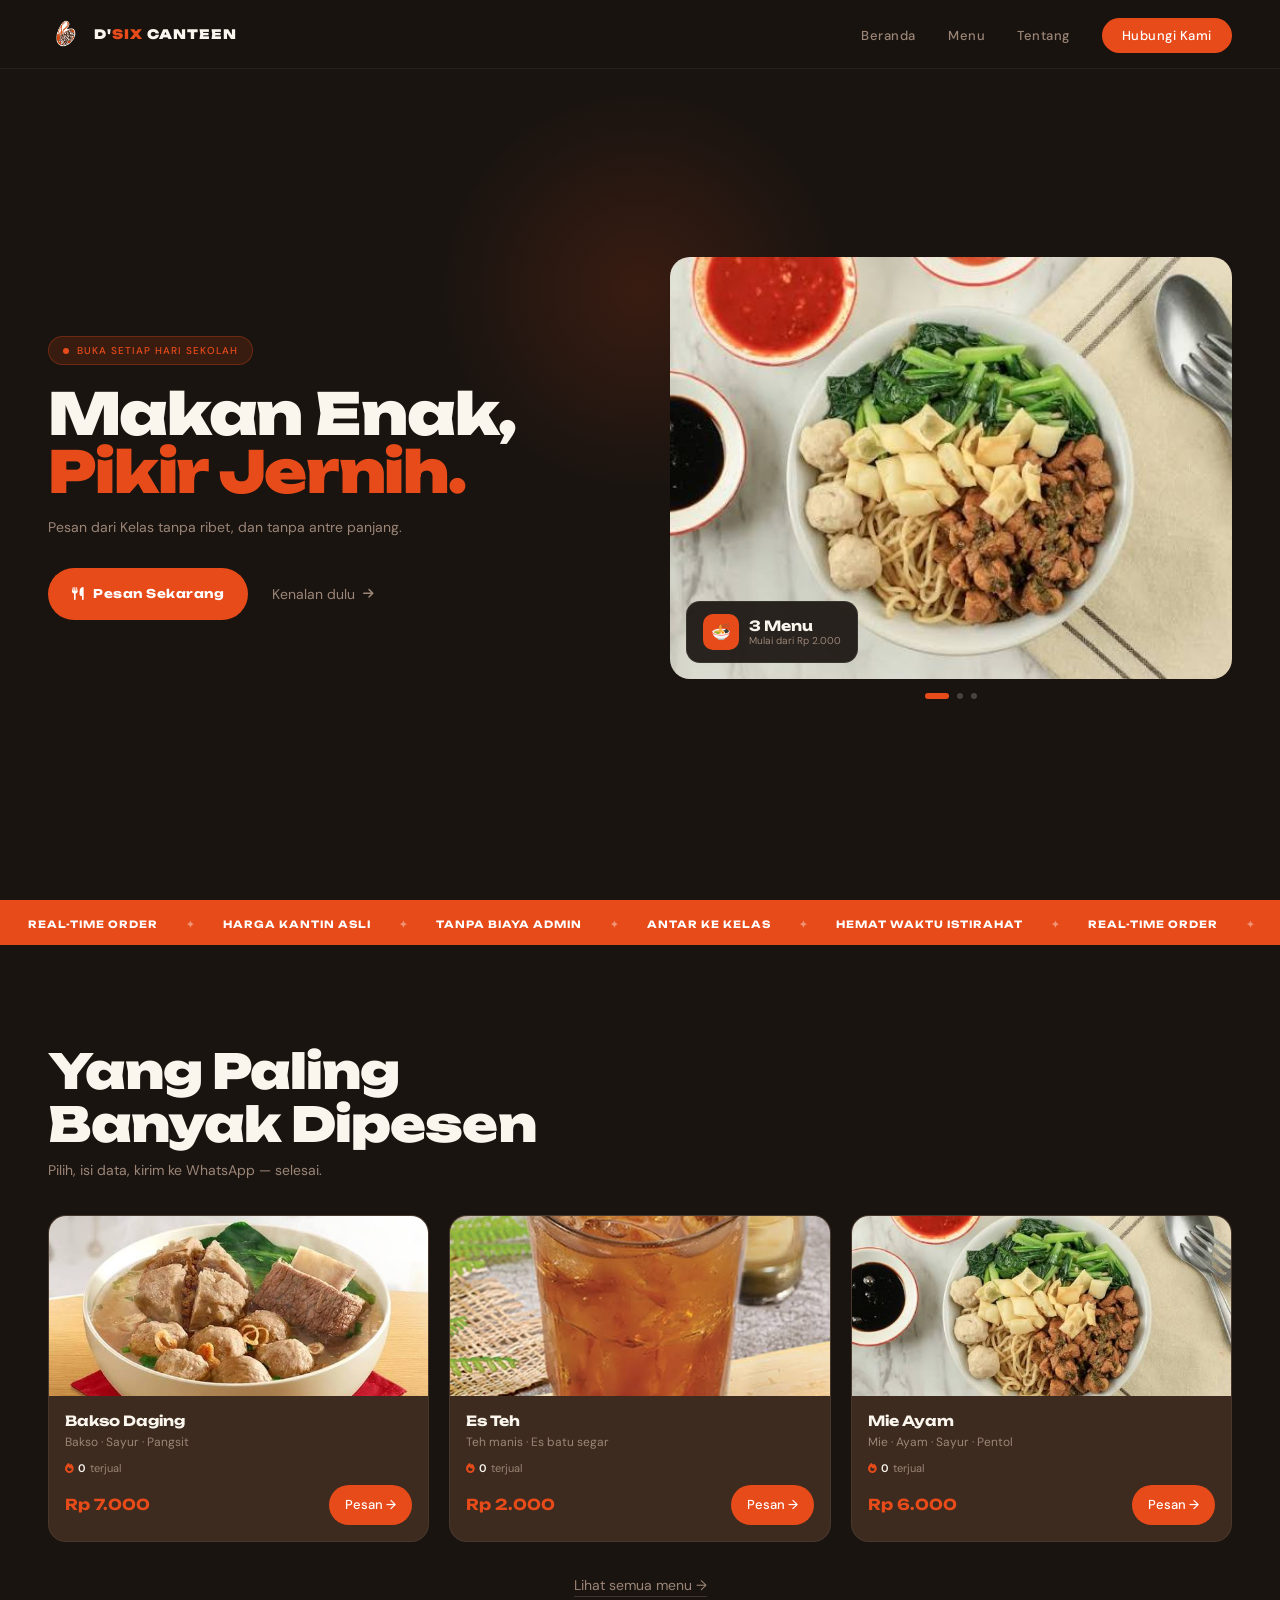
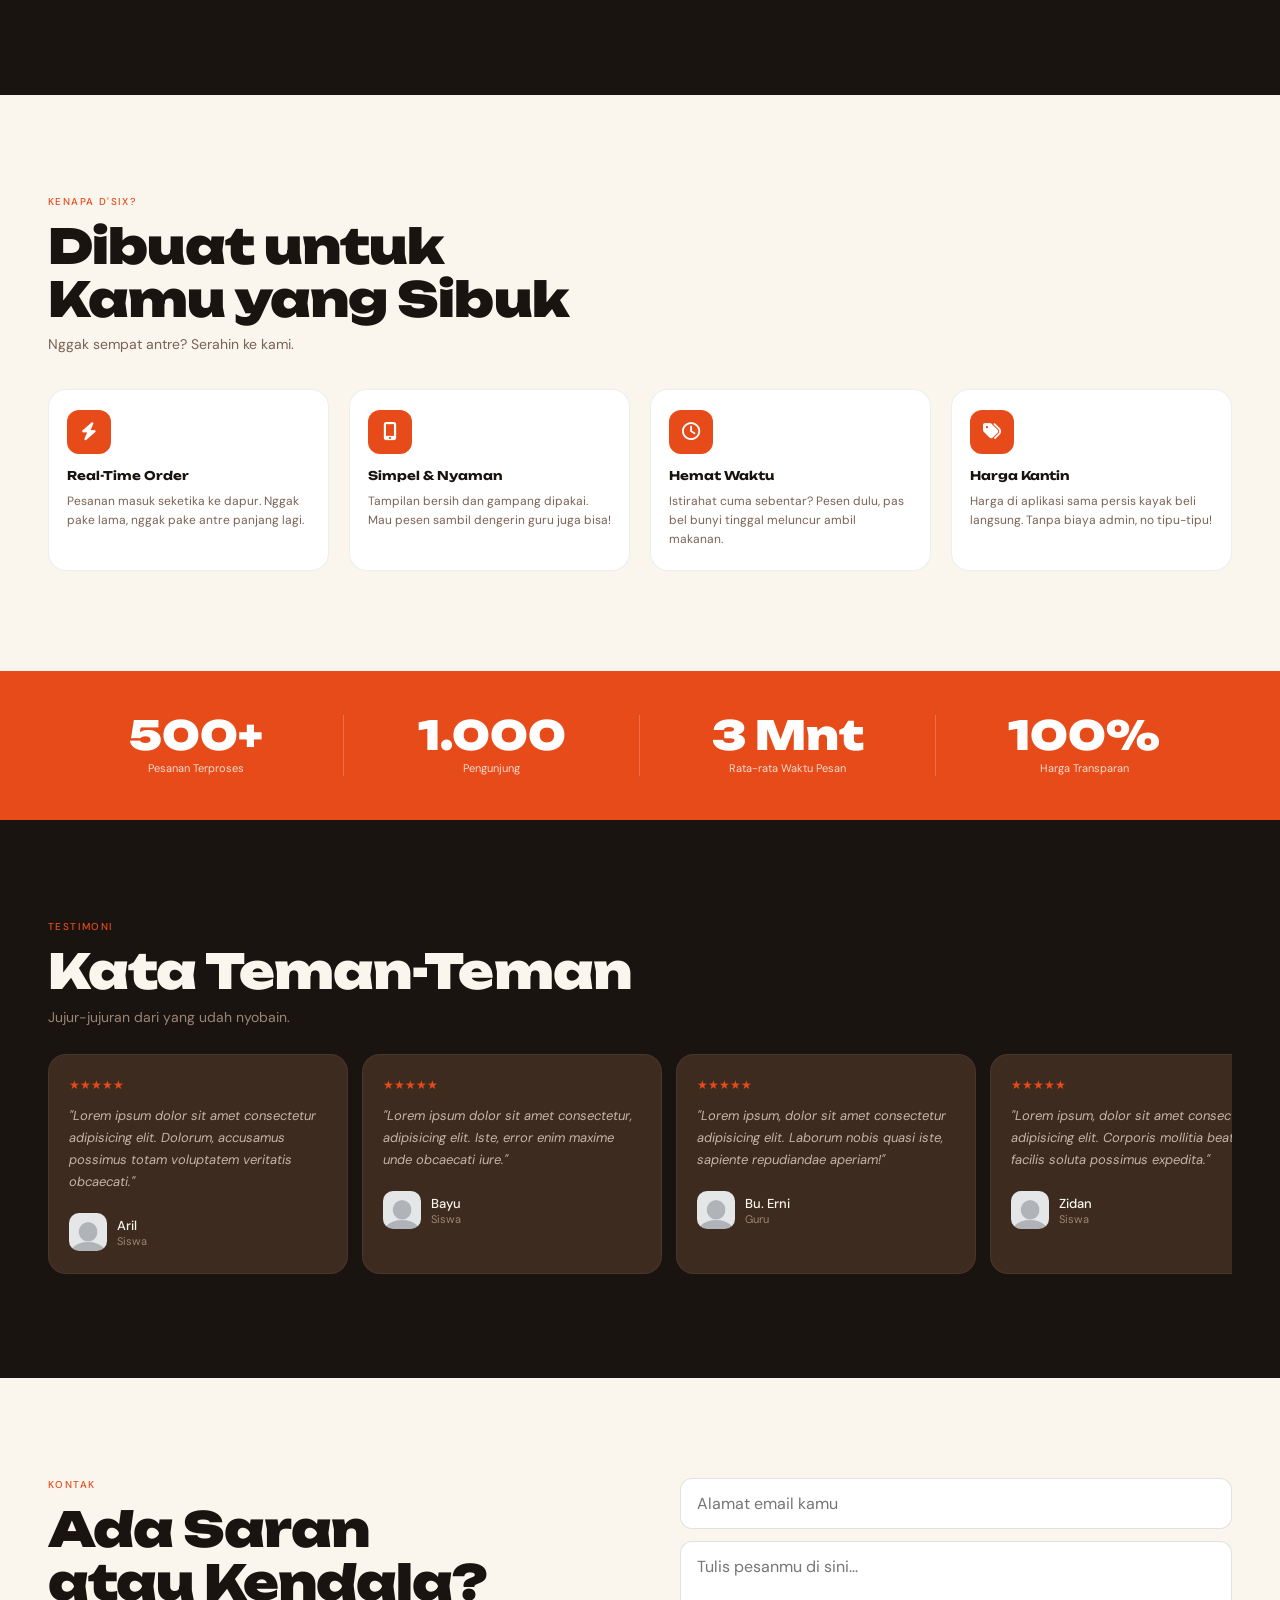
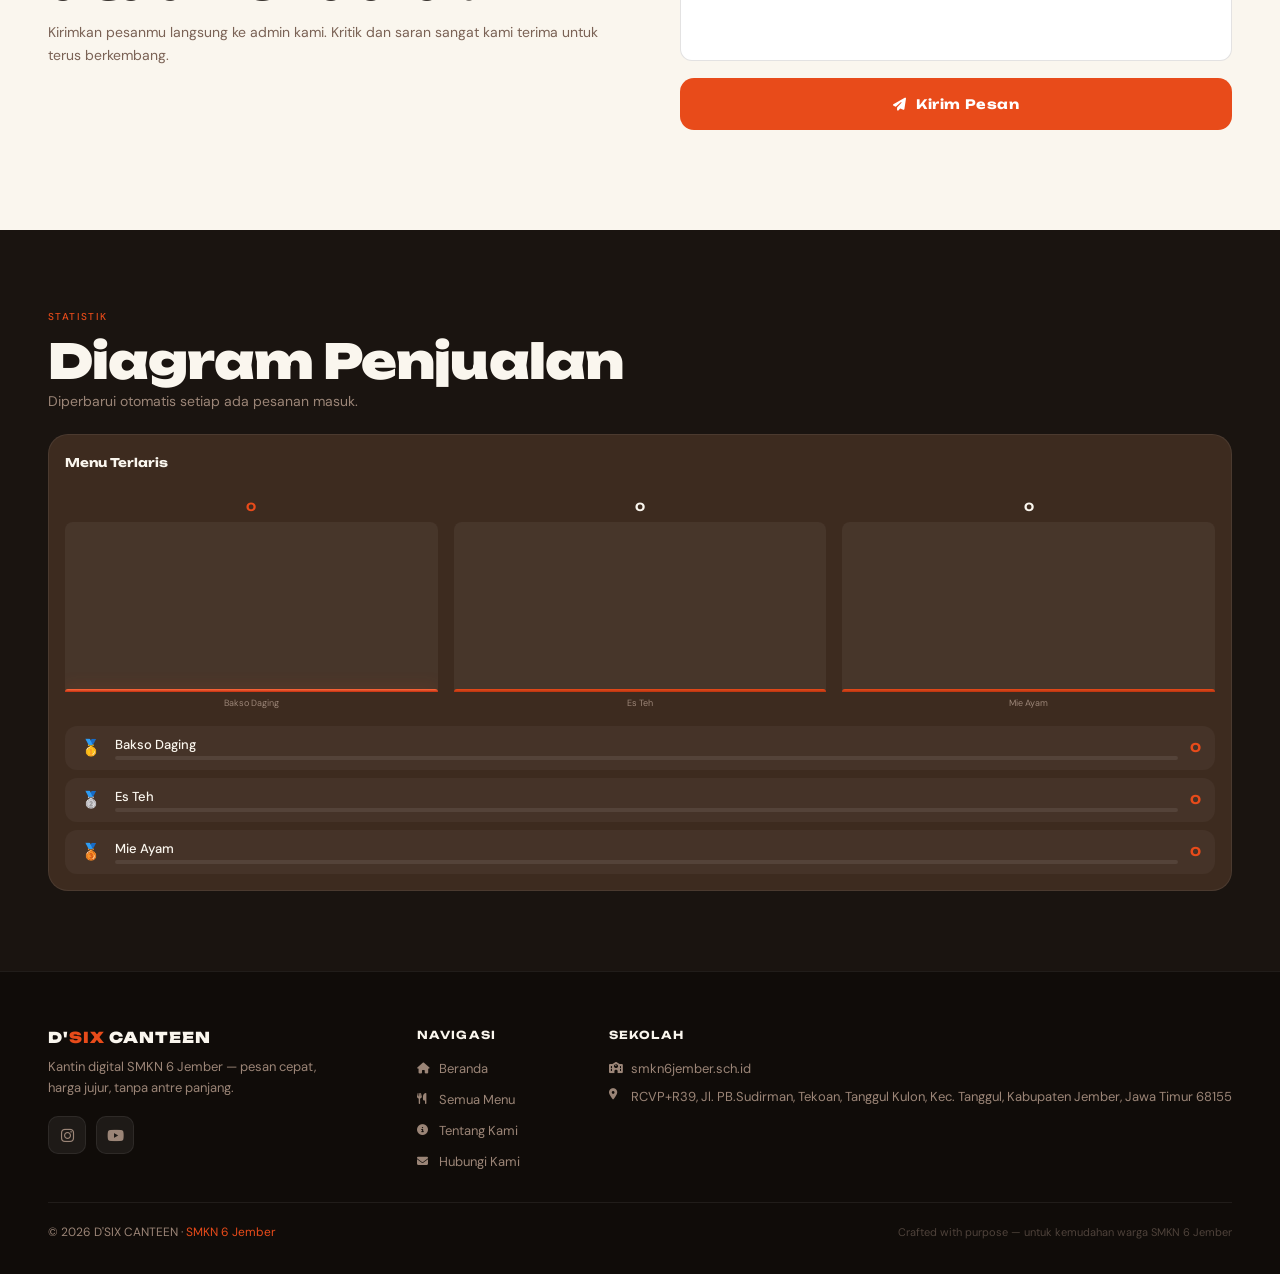
<file: index.html>
<!DOCTYPE html>
<html lang="id" class="scroll-smooth">
<head>
  <meta charset="UTF-8">
  <meta name="viewport" content="width=device-width, initial-scale=1.0">
  <title>D'SIX CANTEEN</title>
  <link href="https://fonts.googleapis.com/css2?family=Unbounded:wght@400;700;900&family=DM+Sans:ital,wght@0,300;0,400;0,500;1,300&display=swap" rel="stylesheet">
  <link href="https://cdnjs.cloudflare.com/ajax/libs/font-awesome/6.5.0/css/all.min.css" rel="stylesheet">
  <style>
    *, *::before, *::after { box-sizing: border-box; margin: 0; padding: 0; }

    :root {
      --fire: #E84B1A;
      --fire-deep: #B83410;
      --cream: #FAF6EE;
      --ink: #1A1410;
      --ink-mid: #3D2B1F;
      --muted: #9B8577;
      --white: #FFFFFF;
      --border: rgba(255,255,255,0.07);
    }

    html { scroll-behavior: smooth; }
    body { font-family: 'DM Sans', sans-serif; background: var(--ink); color: var(--cream); overflow-x: hidden; }
    h1, h2, h3, .brand { font-family: 'Unbounded', sans-serif; }

    /* NAV */
    nav { position: fixed; top: 0; left: 0; right: 0; z-index: 100; padding: 14px 20px; display: flex; justify-content: space-between; align-items: center; background: rgba(26,20,16,0.92); backdrop-filter: blur(20px); border-bottom: 1px solid rgba(255,255,255,0.06); }
    .nav-left { display: flex; align-items: center; gap: 10px; }
    .nav-logo { width: 36px; height: 36px; object-fit: contain; }
    .brand { font-size: 13px; font-weight: 900; letter-spacing: 0.08em; color: var(--cream); }
    .brand span { color: var(--fire); }
    .nav-links { list-style: none; display: none; gap: 32px; }
    .nav-links a { text-decoration: none; font-size: 13px; font-weight: 500; color: var(--muted); letter-spacing: 0.04em; transition: color 0.2s; }
    .nav-links a:hover { color: var(--cream); }
    .nav-cta { background: var(--fire) !important; color: #fff !important; padding: 9px 20px; border-radius: 100px; }
    .nav-cta:hover { background: var(--fire-deep) !important; }
    .hamburger { background: none; border: none; cursor: pointer; display: flex; flex-direction: column; gap: 5px; padding: 4px; min-width: 44px; min-height: 44px; align-items: center; justify-content: center; }
    .hamburger span { display: block; width: 22px; height: 2px; background: var(--cream); border-radius: 2px; transition: all 0.3s; }
    .hamburger.active span:nth-child(1) { transform: translateY(7px) rotate(45deg); }
    .hamburger.active span:nth-child(2) { opacity: 0; transform: scaleX(0); }
    .hamburger.active span:nth-child(3) { transform: translateY(-7px) rotate(-45deg); }
    .mobile-menu { position: fixed; top: 65px; left: 0; right: 0; background: rgba(26,20,16,0.98); backdrop-filter: blur(20px); border-bottom: 1px solid rgba(255,255,255,0.06); padding: 0 20px; max-height: 0; overflow: hidden; transition: max-height 0.4s ease, padding 0.3s; z-index: 99; }
    .mobile-menu.open { max-height: 300px; padding: 16px 20px 24px; }
    .mobile-menu a { display: block; text-decoration: none; font-size: 16px; font-weight: 500; color: var(--muted); padding: 14px 0; border-bottom: 1px solid rgba(255,255,255,0.06); transition: color 0.2s; }
    .mobile-menu a:last-child { border-bottom: none; }
    .mobile-menu a:hover, .mobile-menu a:active { color: var(--fire); }
    .mobile-menu-cta { display: block !important; background: var(--fire); color: #fff !important; text-align: center; padding: 14px !important; border-radius: 12px; margin-top: 12px; font-family: 'Unbounded', sans-serif; font-size: 13px !important; font-weight: 700; border-bottom: none !important; }

    /* HERO */
    #home { padding: 80px 20px 48px; display: flex; flex-direction: column; gap: 32px; position: relative; overflow: hidden; }
    .hero-bg-circle { position: absolute; width: 400px; height: 400px; border-radius: 50%; background: radial-gradient(circle, rgba(232,75,26,0.15) 0%, transparent 70%); top: 10%; left: 50%; transform: translateX(-50%); pointer-events: none; }
    .hero-tag { display: inline-flex; align-items: center; gap: 8px; background: rgba(232,75,26,0.15); border: 1px solid rgba(232,75,26,0.3); color: var(--fire); font-size: 10px; font-weight: 500; letter-spacing: 0.1em; text-transform: uppercase; padding: 7px 14px; border-radius: 100px; margin-bottom: 20px; width: fit-content; }
    .hero-tag::before { content: ''; width: 6px; height: 6px; background: var(--fire); border-radius: 50%; animation: pulse 2s infinite; flex-shrink: 0; }
    @keyframes pulse { 0%,100% { opacity:1; transform:scale(1); } 50% { opacity:0.5; transform:scale(1.4); } }
    .hero-title { font-size: clamp(34px,9vw,72px); font-weight: 900; line-height: 1.0; letter-spacing: -0.02em; margin-bottom: 16px; }
    .hero-title .accent { color: var(--fire); display: block; }
    .hero-desc { font-size: 14px; line-height: 1.7; color: var(--muted); margin-bottom: 28px; }
    .hero-buttons { display: flex; flex-direction: column; gap: 12px; }
    .btn-primary { display: flex; align-items: center; justify-content: center; gap: 10px; background: var(--fire); color: #fff; font-family: 'Unbounded', sans-serif; font-size: 12px; font-weight: 700; letter-spacing: 0.04em; padding: 16px 24px; border-radius: 100px; text-decoration: none; transition: transform 0.2s, background 0.2s; border: none; cursor: pointer; min-height: 52px; }
    .btn-primary:hover { background: var(--fire-deep); }
    .btn-primary:active { transform: scale(0.97); }
    .btn-ghost { display: flex; align-items: center; justify-content: center; gap: 8px; color: var(--muted); font-size: 14px; text-decoration: none; padding: 12px; transition: color 0.2s; min-height: 44px; }
    .btn-ghost:hover { color: var(--cream); }
    .hero-visual { position: relative; z-index: 1; }
    .hero-slider-wrap { border-radius: 20px; overflow: hidden; aspect-ratio: 4/3; position: relative; }
    .hero-slider-track { display: flex; transition: transform 0.8s cubic-bezier(0.77,0,0.18,1); height: 100%; }
    .hero-slider-track img { width: 100%; flex-shrink: 0; object-fit: cover; }
    .slider-dots { display: flex; gap: 8px; margin-top: 14px; justify-content: center; }
    .slider-dot { width: 6px; height: 6px; border-radius: 100px; background: rgba(255,255,255,0.2); transition: all 0.3s; cursor: pointer; min-width: 6px; }
    .slider-dot.active { width: 24px; background: var(--fire); }
    .hero-badge { position: absolute; bottom: 16px; left: 16px; background: rgba(26,20,16,0.92); backdrop-filter: blur(16px); border: 1px solid rgba(255,255,255,0.08); border-radius: 14px; padding: 12px 16px; display: flex; align-items: center; gap: 10px; }
    .hero-badge-icon { width: 36px; height: 36px; background: var(--fire); border-radius: 10px; display: flex; align-items: center; justify-content: center; font-size: 16px; flex-shrink: 0; }
    .hero-badge-num { font-family: 'Unbounded', sans-serif; font-size: 14px; font-weight: 700; color: var(--cream); }
    .hero-badge-text { font-size: 10px; color: var(--muted); }

    /* TICKER */
    .ticker { background: var(--fire); padding: 12px 0; overflow: hidden; white-space: nowrap; }
    .ticker-inner { display: inline-flex; animation: ticker 18s linear infinite; }
    .ticker-item { font-family: 'Unbounded', sans-serif; font-size: 10px; font-weight: 700; letter-spacing: 0.1em; text-transform: uppercase; color: #fff; padding: 0 28px; }
    .ticker-sep { color: rgba(255,255,255,0.4); padding: 0; }
    @keyframes ticker { 0% { transform: translateX(0); } 100% { transform: translateX(-50%); } }

    /* SECTION COMMON */
    .section-label { font-size: 10px; font-weight: 500; letter-spacing: 0.14em; text-transform: uppercase; color: var(--fire); margin-bottom: 12px; }
    .section-title { font-size: clamp(24px,6.5vw,48px); font-weight: 900; line-height: 1.1; letter-spacing: -0.02em; margin-bottom: 10px; }
    .section-sub { font-size: 14px; color: var(--muted); margin-bottom: 36px; }

    /* MENU */
    #order { padding: 64px 20px; background: var(--ink); }
    .menu-grid { display: flex; flex-direction: column; gap: 16px; }
    .menu-card { background: var(--ink-mid); border-radius: 18px; overflow: hidden; border: 1px solid rgba(255,255,255,0.06); transition: border-color 0.3s; display: flex; flex-direction: row; align-items: stretch; }
    .menu-card:active { border-color: rgba(232,75,26,0.4); }
    .menu-card-img-wrap { width: 120px; flex-shrink: 0; overflow: hidden; }
    .menu-card-img { width: 100%; height: 100%; object-fit: cover; display: block; transition: transform 0.5s; }
    .menu-card:hover .menu-card-img { transform: scale(1.05); }
    .menu-card-body { padding: 16px; display: flex; flex-direction: column; justify-content: space-between; flex: 1; }
    .menu-card-name { font-family: 'Unbounded', sans-serif; font-size: 14px; font-weight: 700; margin-bottom: 4px; line-height: 1.3; }
    .menu-card-desc { font-size: 12px; color: var(--muted); margin-bottom: 6px; }
    .menu-sold { display: inline-flex; align-items: center; gap: 4px; font-size: 11px; color: var(--muted); margin-bottom: 10px; }
    .menu-sold i { font-size: 10px; color: var(--fire); }
    .menu-sold-num { font-weight: 600; color: var(--cream); transition: color 0.4s; }
    .menu-card-footer { display: flex; justify-content: space-between; align-items: center; gap: 8px; }
    .menu-price { font-family: 'Unbounded', sans-serif; font-size: 15px; font-weight: 700; color: var(--fire); }
    .btn-order-sm { background: var(--fire); color: #fff; border: none; padding: 10px 16px; border-radius: 100px; font-family: 'DM Sans', sans-serif; font-size: 13px; font-weight: 500; cursor: pointer; transition: background 0.2s; min-height: 40px; white-space: nowrap; }
    .btn-order-sm:active { background: var(--fire-deep); transform: scale(0.97); }
    .menu-more { text-align: center; margin-top: 32px; }
    .menu-more a { font-size: 14px; color: var(--muted); text-decoration: none; border-bottom: 1px solid rgba(155,133,119,0.3); padding-bottom: 2px; }

    /* FITUR */
    #tentang { padding: 64px 20px; background: var(--cream); color: var(--ink); }
    #tentang .section-label { color: var(--fire); }
    #tentang .section-title { color: var(--ink); }
    #tentang .section-sub { color: #7a6255; }
    .fitur-grid { display: grid; grid-template-columns: 1fr 1fr; gap: 14px; }
    .fitur-card { background: var(--white); border-radius: 18px; padding: 20px 18px; border: 1px solid rgba(26,20,16,0.07); transition: transform 0.3s; }
    .fitur-card:active { transform: scale(0.98); }
    .fitur-icon { width: 44px; height: 44px; background: var(--fire); border-radius: 12px; display: flex; align-items: center; justify-content: center; font-size: 18px; color: #fff; margin-bottom: 14px; }
    .fitur-title { font-family: 'Unbounded', sans-serif; font-size: 12px; font-weight: 700; color: var(--ink); margin-bottom: 8px; line-height: 1.3; }
    .fitur-desc { font-size: 12px; color: #7a6255; line-height: 1.6; }

    /* STATS */
    .stats-strip { background: var(--fire); padding: 36px 20px; display: grid; grid-template-columns: 1fr 1fr; gap: 0; }
    .stat-item { padding: 16px 12px; text-align: center; position: relative; }
    .stat-item:nth-child(odd) { border-right: 1px solid rgba(255,255,255,0.2); }
    .stat-item:nth-child(1), .stat-item:nth-child(2) { border-bottom: 1px solid rgba(255,255,255,0.2); }
    .stat-num { font-family: 'Unbounded', sans-serif; font-size: clamp(22px,6vw,40px); font-weight: 900; color: #fff; line-height: 1; margin-bottom: 6px; }
    .stat-label { font-size: 11px; color: rgba(255,255,255,0.8); line-height: 1.4; }

    /* TESTIMONI */
    #rating { padding: 64px 20px; background: var(--ink); }
    .testi-scroll { display: flex; gap: 14px; overflow-x: auto; scrollbar-width: none; padding-bottom: 4px; scroll-snap-type: x mandatory; -webkit-overflow-scrolling: touch; }
    .testi-scroll::-webkit-scrollbar { display: none; }
    .testi-card { background: var(--ink-mid); border-radius: 18px; padding: 22px 20px; min-width: 280px; max-width: 300px; border: 1px solid rgba(255,255,255,0.06); flex-shrink: 0; scroll-snap-align: start; }
    .testi-stars { color: var(--fire); font-size: 12px; margin-bottom: 12px; }
    .testi-text { font-size: 13px; line-height: 1.7; color: #c5b5a8; font-style: italic; margin-bottom: 20px; }
    .testi-author { display: flex; align-items: center; gap: 10px; }
    .testi-avatar { width: 38px; height: 38px; border-radius: 10px; background: var(--fire); overflow: hidden; flex-shrink: 0; }
    .testi-avatar img { width: 100%; height: 100%; object-fit: cover; }
    .testi-name { font-weight: 500; font-size: 13px; }
    .testi-role { font-size: 11px; color: var(--muted); }

    /* KONTAK */
    #kontak { padding: 64px 20px; background: var(--cream); color: var(--ink); }
    #kontak .section-label { color: var(--fire); }
    #kontak .section-title { color: var(--ink); }
    .kontak-desc { font-size: 14px; color: #7a6255; line-height: 1.7; margin-top: 12px; margin-bottom: 28px; }
    .form-group { margin-bottom: 12px; }
    .form-group input, .form-group textarea { width: 100%; background: #fff; border: 1.5px solid rgba(26,20,16,0.12); border-radius: 12px; padding: 14px 16px; font-family: 'DM Sans', sans-serif; font-size: 16px; color: var(--ink); outline: none; transition: border-color 0.2s; -webkit-appearance: none; }
    .form-group input:focus, .form-group textarea:focus { border-color: var(--fire); }
    .form-group textarea { height: 120px; resize: none; }

    /* ════════════════════════════════════
       DIAGRAM PENJUALAN
    ════════════════════════════════════ */
    #diagram {
      padding: 56px 20px;
      background: var(--ink);
    }
    #diagram .section-label { color: var(--fire); }
    #diagram .section-title { color: var(--cream); margin-bottom: 4px; }
    #diagram .section-sub { margin-bottom: 24px; }

    .chart-card {
      background: var(--ink-mid);
      border: 1px solid var(--border);
      border-radius: 20px;
      padding: 20px 16px 16px;
    }

    /* header bar chart */
    .chart-topbar {
      display: flex;
      justify-content: space-between;
      align-items: center;
      margin-bottom: 20px;
    }
    .chart-toplabel {
      font-family: 'Unbounded', sans-serif;
      font-size: 12px;
      font-weight: 700;
      color: var(--cream);
    }
    .live-badge {
      display: inline-flex;
      align-items: center;
      gap: 6px;
      background: rgba(232,75,26,0.1);
      border: 1px solid rgba(232,75,26,0.25);
      color: var(--fire);
      font-size: 10px;
      font-weight: 700;
      letter-spacing: 0.1em;
      text-transform: uppercase;
      padding: 5px 12px;
      border-radius: 100px;
    }
    .live-dot {
      width: 6px; height: 6px;
      background: var(--fire);
      border-radius: 50%;
      animation: pulse 2s infinite;
      flex-shrink: 0;
    }

    /* BAR CHART */
    .bar-chart {
      display: flex;
      align-items: flex-end;
      gap: 10px;
      height: 160px;
      margin-bottom: 10px;
    }

    .bar-col {
      flex: 1;
      display: flex;
      flex-direction: column;
      align-items: center;
      justify-content: flex-end;
      height: 100%;
      gap: 6px;
    }

    .bar-val {
      font-family: 'Unbounded', sans-serif;
      font-size: 11px;
      font-weight: 700;
      color: var(--cream);
      min-height: 16px;
    }

    .bar-track {
      width: 100%;
      background: rgba(255,255,255,0.05);
      border-radius: 8px 8px 0 0;
      height: 120px;
      display: flex;
      align-items: flex-end;
      overflow: hidden;
      position: relative;
    }

    .bar-fill {
      width: 100%;
      background: linear-gradient(to top, var(--fire-deep), var(--fire));
      border-radius: 6px 6px 0 0;
      transition: height 0.7s cubic-bezier(0.34,1.56,0.64,1);
      min-height: 3px;
    }

    /* bar terlaris — highlight */
    .bar-col.top .bar-fill {
      background: linear-gradient(to top, #c43010, #ff6b3d);
      box-shadow: 0 0 16px rgba(232,75,26,0.4);
    }
    .bar-col.top .bar-val { color: var(--fire); }

    .bar-name {
      font-size: 9px;
      color: var(--muted);
      text-align: center;
      line-height: 1.3;
      word-break: break-word;
    }

    /* RANKING LIST */
    .rank-list {
      margin-top: 16px;
      display: flex;
      flex-direction: column;
      gap: 8px;
    }

    .rank-item {
      display: flex;
      align-items: center;
      gap: 12px;
      background: rgba(255,255,255,0.04);
      border-radius: 12px;
      padding: 10px 14px;
    }

    .rank-badge {
      font-size: 16px;
      flex-shrink: 0;
      width: 24px;
      text-align: center;
    }

    .rank-info { flex: 1; min-width: 0; }
    .rank-name {
      font-size: 13px;
      font-weight: 500;
      color: var(--cream);
      margin-bottom: 3px;
      white-space: nowrap;
      overflow: hidden;
      text-overflow: ellipsis;
    }

    .rank-bar-wrap {
      height: 4px;
      background: rgba(255,255,255,0.08);
      border-radius: 4px;
      overflow: hidden;
    }
    .rank-bar-fill {
      height: 100%;
      background: var(--fire);
      border-radius: 4px;
      transition: width 0.6s ease;
    }

    .rank-count {
      font-family: 'Unbounded', sans-serif;
      font-size: 12px;
      font-weight: 700;
      color: var(--fire);
      flex-shrink: 0;
    }

    /* FOOTER */
    footer { background: #100C09; border-top: 1px solid var(--border); padding: 40px 20px 28px; margin-top: 0; width: 100%; display: block; }
    .footer-top { display: flex; flex-direction: column; gap: 32px; margin-bottom: 32px; width: 100%; }
    .footer-brand-block { display: block; }
    .footer-brand { font-family: 'Unbounded', sans-serif; font-size: 15px; font-weight: 900; letter-spacing: 0.06em; color: var(--cream); margin-bottom: 10px; display: block; }
    .footer-brand span { color: var(--fire); }
    .footer-tagline { font-size: 13px; color: var(--muted); line-height: 1.6; max-width: 280px; margin-bottom: 18px; display: block; }
    .footer-socials { display: flex; gap: 10px; }
    .social-btn { width: 38px; height: 38px; border-radius: 10px; background: rgba(255,255,255,0.06); border: 1px solid var(--border); display: flex; align-items: center; justify-content: center; color: var(--muted); font-size: 15px; text-decoration: none; transition: all 0.2s; }
    .social-btn:hover { background: var(--fire); border-color: var(--fire); color: #fff; }
    .footer-links-block { display: block; }
    .footer-col-title { font-family: 'Unbounded', sans-serif; font-size: 11px; font-weight: 700; letter-spacing: 0.1em; text-transform: uppercase; color: var(--cream); margin-bottom: 14px; display: block; }
    .footer-links { list-style: none; display: flex; flex-direction: column; gap: 10px; width: 100%; }
    .footer-links > li { display: block; }
    .footer-links a { display: inline-flex; align-items: center; gap: 8px; text-decoration: none; font-size: 13px; color: var(--muted); transition: color 0.2s; }
    .footer-links a:hover { color: var(--fire); }
    .footer-links i { font-size: 11px; width: 14px; }
    .footer-address { display: flex; align-items: flex-start; gap: 8px; font-size: 13px; color: var(--muted); line-height: 1.5; }
    .footer-address i { font-size: 11px; width: 14px; margin-top: 2px; flex-shrink: 0; }
    .footer-divider { height: 1px; background: var(--border); margin-bottom: 20px; }
    .footer-bottom { display: flex; flex-direction: column; gap: 6px; align-items: center; text-align: center; }
    .footer-copy { font-size: 12px; color: var(--muted); line-height: 1.6; }
    .footer-copy a { color: var(--fire); text-decoration: none; }
    .footer-made { font-size: 11px; color: rgba(155,133,119,0.45); }

    /* MODAL */
    #orderModal { position: fixed; inset: 0; background: rgba(0,0,0,0.8); z-index: 200; display: none; align-items: flex-end; justify-content: center; backdrop-filter: blur(8px); }
    #orderModal.open { display: flex; }
    .modal-box { background: var(--ink-mid); border: 1px solid rgba(255,255,255,0.1); border-radius: 24px 24px 0 0; padding: 20px 20px 40px; width: 100%; max-width: 520px; position: relative; max-height: 93vh; overflow-y: auto; }
    .modal-handle { width: 36px; height: 4px; background: rgba(255,255,255,0.18); border-radius: 2px; margin: 0 auto 18px; }
    .modal-close { position: absolute; top: 16px; right: 16px; background: rgba(255,255,255,0.07); border: none; color: var(--muted); width: 36px; height: 36px; border-radius: 50%; font-size: 15px; cursor: pointer; display: flex; align-items: center; justify-content: center; transition: background 0.2s; }
    .modal-close:hover { background: rgba(255,255,255,0.14); color: var(--cream); }
    .modal-title { font-family: 'Unbounded', sans-serif; font-size: 17px; font-weight: 700; color: var(--cream); margin-bottom: 3px; padding-right: 40px; }
    .modal-sub { font-size: 12px; color: var(--muted); margin-bottom: 20px; }
    .modal-input { width: 100%; background: rgba(255,255,255,0.05); border: 1px solid rgba(255,255,255,0.1); border-radius: 10px; padding: 14px 16px; font-family: 'DM Sans', sans-serif; font-size: 16px; color: var(--cream); outline: none; margin-bottom: 10px; transition: border-color 0.2s; -webkit-appearance: none; }
    .modal-input:focus { border-color: var(--fire); }
    .modal-input option { background: var(--ink-mid); }
    .modal-row { display: grid; grid-template-columns: 1fr 1fr; gap: 10px; margin-bottom: 10px; }
    .modal-row .modal-input { margin-bottom: 0; }
    .qty-row { display: flex; justify-content: space-between; align-items: center; padding: 14px 0; border-top: 1px solid rgba(255,255,255,0.07); border-bottom: 1px solid rgba(255,255,255,0.07); margin: 4px 0 14px; }
    .qty-label { font-size: 14px; font-weight: 500; }
    .qty-ctrl { display: flex; align-items: center; gap: 18px; }
    .qty-btn { width: 40px; height: 40px; border-radius: 50%; border: 1px solid rgba(255,255,255,0.15); background: transparent; color: var(--cream); font-size: 20px; cursor: pointer; display: flex; align-items: center; justify-content: center; }
    .qty-btn.plus { background: var(--fire); border-color: var(--fire); }
    .qty-num { font-family: 'Unbounded', sans-serif; font-size: 20px; font-weight: 700; min-width: 28px; text-align: center; }
    .modal-total { display: flex; justify-content: space-between; align-items: center; background: rgba(255,255,255,0.04); border-radius: 12px; padding: 14px 16px; margin-bottom: 14px; }
    .modal-total-label { font-size: 13px; color: var(--muted); }
    .modal-total-price { font-family: 'Unbounded', sans-serif; font-size: 20px; font-weight: 700; color: var(--fire); }
    .btn-wa { width: 100%; background: #25D366; color: #fff; border: none; padding: 17px; border-radius: 14px; font-family: 'Unbounded', sans-serif; font-size: 12px; font-weight: 700; letter-spacing: 0.03em; cursor: pointer; display: flex; align-items: center; justify-content: center; gap: 10px; min-height: 54px; transition: background 0.2s; }
    .btn-wa:active { background: #1da854; }

    /* RESPONSIVE */
    @media (min-width: 600px) {
      .hero-buttons { flex-direction: row; }
      .stats-strip { grid-template-columns: repeat(4,1fr); }
      .stat-item:nth-child(odd) { border-right: 1px solid rgba(255,255,255,0.2); }
      .stat-item:nth-child(1), .stat-item:nth-child(2) { border-bottom: none; }
      .stat-item:not(:last-child) { border-right: 1px solid rgba(255,255,255,0.2); }
      .bar-chart { height: 200px; }
      .bar-track { height: 160px; }
    }
    @media (min-width: 960px) {
      nav { padding: 16px 48px; }
      .nav-links { display: flex; }
      .hamburger { display: none; }
      .mobile-menu { display: none !important; }
      #home { flex-direction: row; align-items: center; padding: 120px 48px 64px; min-height: 100vh; gap: 60px; }
      .hero-left { flex: 1; }
      .hero-visual { flex: 1; }
      .hero-title { font-size: clamp(48px,4.5vw,72px); }
      .hero-buttons { flex-direction: row; }
      #order { padding: 100px 48px; }
      .menu-grid { display: grid; grid-template-columns: repeat(3,1fr); gap: 20px; }
      .menu-card { flex-direction: column; }
      .menu-card-img-wrap { width: 100%; height: 180px; }
      #tentang { padding: 100px 48px; }
      .fitur-grid { grid-template-columns: repeat(4,1fr); gap: 20px; }
      .stats-strip { padding: 44px 48px; }
      .stat-item { padding: 0 24px; }
      #rating { padding: 100px 48px; }
      #kontak { padding: 100px 48px; }
      .kontak-inner { display: grid; grid-template-columns: 1fr 1fr; gap: 80px; align-items: start; }
      #diagram { padding: 80px 48px; }
      .bar-chart { height: 220px; gap: 16px; }
      .bar-track { height: 170px; }
      footer { padding: 56px 48px 32px; }
      .footer-top { flex-direction: row; justify-content: space-between; gap: 40px; }
      .footer-bottom { flex-direction: row; justify-content: space-between; text-align: left; }
      #orderModal { align-items: center; }
      .modal-box { border-radius: 24px; }
    }
  </style>
</head>
<body>

  <!-- NAV -->
  <nav>
    <div class="nav-left">
      <img src="logo.png" alt="Logo D'SIX" class="nav-logo">
      <div class="brand">D'<span>SIX</span> CANTEEN</div>
    </div>
    <ul class="nav-links">
      <li><a href="#home">Beranda</a></li>
      <li><a href="#order">Menu</a></li>
      <li><a href="#tentang">Tentang</a></li>
      <li><a href="#kontak" class="nav-cta">Hubungi Kami</a></li>
    </ul>
    <button class="hamburger" id="hamburger" aria-label="Buka menu">
      <span></span><span></span><span></span>
    </button>
  </nav>

  <!-- MOBILE DRAWER -->
  <div class="mobile-menu" id="mobileMenu">
    <a href="#home" onclick="closeMobileMenu()">Beranda</a>
    <a href="#order" onclick="closeMobileMenu()">Menu</a>
    <a href="#tentang" onclick="closeMobileMenu()">Tentang</a>
    <a href="#kontak" class="mobile-menu-cta" onclick="closeMobileMenu()">Hubungi Kami</a>
  </div>

  <!-- HERO -->
  <section id="home">
    <div class="hero-bg-circle"></div>
    <div class="hero-left">
      <div class="hero-tag">Buka Setiap Hari Sekolah</div>
      <h1 class="hero-title">Makan Enak,<br><span class="accent">Pikir Jernih.</span></h1>
      <p class="hero-desc">Pesan dari Kelas tanpa ribet, dan tanpa antre panjang.</p>
      <div class="hero-buttons">
        <a href="#order" class="btn-primary"><i class="fas fa-utensils" style="font-size:13px"></i> Pesan Sekarang</a>
        <a href="#tentang" class="btn-ghost">Kenalan dulu <i class="fas fa-arrow-right" style="font-size:12px"></i></a>
      </div>
    </div>
    <div class="hero-visual">
      <div class="hero-slider-wrap">
        <div class="hero-slider-track" id="heroSlider">
          <img src="mie-ayam.jpg" alt="Mie Ayam">
          <img src="bakso-daging.jpg" alt="Bakso Daging">
          <img src="es-teh.jpg" alt="Es Teh">
        </div>
        <div class="hero-badge">
          <div class="hero-badge-icon">🍜</div>
          <div>
            <div class="hero-badge-num">3 Menu</div>
            <div class="hero-badge-text">Mulai dari Rp 2.000</div>
          </div>
        </div>
      </div>
      <div class="slider-dots">
        <div class="slider-dot active" onclick="goSlide(0)"></div>
        <div class="slider-dot" onclick="goSlide(1)"></div>
        <div class="slider-dot" onclick="goSlide(2)"></div>
      </div>
    </div>
  </section>

  <!-- TICKER -->
  <div class="ticker">
    <div class="ticker-inner">
      <span class="ticker-item">Real-Time Order</span><span class="ticker-item ticker-sep">✦</span>
      <span class="ticker-item">Harga Kantin Asli</span><span class="ticker-item ticker-sep">✦</span>
      <span class="ticker-item">Tanpa Biaya Admin</span><span class="ticker-item ticker-sep">✦</span>
      <span class="ticker-item">Antar ke Kelas</span><span class="ticker-item ticker-sep">✦</span>
      <span class="ticker-item">Hemat Waktu Istirahat</span><span class="ticker-item ticker-sep">✦</span>
      <span class="ticker-item">Real-Time Order</span><span class="ticker-item ticker-sep">✦</span>
      <span class="ticker-item">Harga Kantin Asli</span><span class="ticker-item ticker-sep">✦</span>
      <span class="ticker-item">Tanpa Biaya Admin</span><span class="ticker-item ticker-sep">✦</span>
      <span class="ticker-item">Antar ke Kelas</span><span class="ticker-item ticker-sep">✦</span>
      <span class="ticker-item">Hemat Waktu Istirahat</span><span class="ticker-item ticker-sep">✦</span>
    </div>
  </div>

  <!-- MENU -->
  <section id="order">
    <h2 class="section-title">Yang Paling<br>Banyak Dipesen</h2>
    <p class="section-sub">Pilih, isi data, kirim ke WhatsApp — selesai.</p>
    <div class="menu-grid">

      <div class="menu-card">
        <div class="menu-card-img-wrap"><img src="bakso-daging.jpg" alt="Bakso Daging" class="menu-card-img"></div>
        <div class="menu-card-body">
          <div>
            <div class="menu-card-name">Bakso Daging</div>
            <div class="menu-card-desc">Bakso · Sayur · Pangsit</div>
            <div class="menu-sold"><i class="fas fa-fire"></i> <span class="menu-sold-num" id="sold-Bakso Daging">0</span> terjual</div>
          </div>
          <div class="menu-card-footer">
            <span class="menu-price">Rp 7.000</span>
            <button class="btn-order-sm" onclick="openModal('Bakso Daging', 7000)">Pesan →</button>
          </div>
        </div>
      </div>

      <div class="menu-card">
        <div class="menu-card-img-wrap"><img src="es-teh.jpg" alt="Es Teh" class="menu-card-img"></div>
        <div class="menu-card-body">
          <div>
            <div class="menu-card-name">Es Teh</div>
            <div class="menu-card-desc">Teh manis · Es batu segar</div>
            <div class="menu-sold"><i class="fas fa-fire"></i> <span class="menu-sold-num" id="sold-Es Teh">0</span> terjual</div>
          </div>
          <div class="menu-card-footer">
            <span class="menu-price">Rp 2.000</span>
            <button class="btn-order-sm" onclick="openModal('Es Teh', 2000)">Pesan →</button>
          </div>
        </div>
      </div>

      <div class="menu-card">
        <div class="menu-card-img-wrap"><img src="mie-ayam.jpg" alt="Mie Ayam" class="menu-card-img"></div>
        <div class="menu-card-body">
          <div>
            <div class="menu-card-name">Mie Ayam</div>
            <div class="menu-card-desc">Mie · Ayam · Sayur · Pentol</div>
            <div class="menu-sold"><i class="fas fa-fire"></i> <span class="menu-sold-num" id="sold-Mie Ayam">0</span> terjual</div>
          </div>
          <div class="menu-card-footer">
            <span class="menu-price">Rp 6.000</span>
            <button class="btn-order-sm" onclick="openModal('Mie Ayam', 6000)">Pesan →</button>
          </div>
        </div>
      </div>

    </div>
    <div class="menu-more"><a href="menu.html">Lihat semua menu →</a></div>
  </section>

  <!-- FITUR -->
  <section id="tentang">
    <div class="section-label">Kenapa D'SIX?</div>
    <h2 class="section-title">Dibuat untuk<br>Kamu yang Sibuk</h2>
    <p class="section-sub">Nggak sempat antre? Serahin ke kami.</p>
    <div class="fitur-grid">
      <div class="fitur-card"><div class="fitur-icon"><i class="fas fa-bolt"></i></div><div class="fitur-title">Real-Time Order</div><div class="fitur-desc">Pesanan masuk seketika ke dapur. Nggak pake lama, nggak pake antre panjang lagi.</div></div>
      <div class="fitur-card"><div class="fitur-icon"><i class="fas fa-mobile-alt"></i></div><div class="fitur-title">Simpel & Nyaman</div><div class="fitur-desc">Tampilan bersih dan gampang dipakai. Mau pesen sambil dengerin guru juga bisa!</div></div>
      <div class="fitur-card"><div class="fitur-icon"><i class="far fa-clock"></i></div><div class="fitur-title">Hemat Waktu</div><div class="fitur-desc">Istirahat cuma sebentar? Pesen dulu, pas bel bunyi tinggal meluncur ambil makanan.</div></div>
      <div class="fitur-card"><div class="fitur-icon"><i class="fas fa-tags"></i></div><div class="fitur-title">Harga Kantin</div><div class="fitur-desc">Harga di aplikasi sama persis kayak beli langsung. Tanpa biaya admin, no tipu-tipu!</div></div>
    </div>
  </section>

  <!-- STATS -->
  <div class="stats-strip">
    <div class="stat-item"><div class="stat-num">500+</div><div class="stat-label">Pesanan Terproses</div></div>
    <div class="stat-item"><div class="stat-num" id="visitorCount">0</div><div class="stat-label">Pengunjung</div></div>
    <div class="stat-item"><div class="stat-num">3 Mnt</div><div class="stat-label">Rata-rata Waktu Pesan</div></div>
    <div class="stat-item"><div class="stat-num">100%</div><div class="stat-label">Harga Transparan</div></div>
  </div>

  <!-- TESTIMONI -->
  <section id="rating">
    <div class="section-label">Testimoni</div>
    <h2 class="section-title">Kata Teman-Teman</h2>
    <p class="section-sub" style="margin-bottom:28px">Jujur-jujuran dari yang udah nyobain.</p>
    <div class="testi-scroll">
      <div class="testi-card"><div class="testi-stars">★★★★★</div><p class="testi-text">"Lorem ipsum dolor sit amet consectetur adipisicing elit. Dolorum, accusamus possimus totam voluptatem veritatis obcaecati."</p><div class="testi-author"><div class="testi-avatar"><img src="pp.jpg" alt="siswa"></div><div><div class="testi-name">Aril</div><div class="testi-role">Siswa</div></div></div></div>
      <div class="testi-card"><div class="testi-stars">★★★★★</div><p class="testi-text">"Lorem ipsum dolor sit amet consectetur, adipisicing elit. Iste, error enim maxime unde obcaecati iure."</p><div class="testi-author"><div class="testi-avatar"><img src="pp.jpg" alt="siswa"></div><div><div class="testi-name">Bayu</div><div class="testi-role">Siswa</div></div></div></div>
      <div class="testi-card"><div class="testi-stars">★★★★★</div><p class="testi-text">"Lorem ipsum, dolor sit amet consectetur adipisicing elit. Laborum nobis quasi iste, sapiente repudiandae aperiam!"</p><div class="testi-author"><div class="testi-avatar"><img src="pp.jpg" alt="siswa"></div><div><div class="testi-name">Bu. Erni</div><div class="testi-role">Guru</div></div></div></div>
      <div class="testi-card"><div class="testi-stars">★★★★★</div><p class="testi-text">"Lorem ipsum, dolor sit amet consectetur adipisicing elit. Corporis mollitia beatae facilis soluta possimus expedita."</p><div class="testi-author"><div class="testi-avatar"><img src="pp.jpg" alt="siswa"></div><div><div class="testi-name">Zidan</div><div class="testi-role">Siswa</div></div></div></div>
    </div>
  </section>

  <!-- KONTAK -->
  <section id="kontak">
    <div class="kontak-inner">
      <div>
        <div class="section-label">Kontak</div>
        <h2 class="section-title">Ada Saran<br>atau Kendala?</h2>
        <p class="kontak-desc">Kirimkan pesanmu langsung ke admin kami. Kritik dan saran sangat kami terima untuk terus berkembang.</p>
      </div>
      <div>
        <div class="form-group"><input type="email" placeholder="Alamat email kamu"></div>
        <div class="form-group"><textarea placeholder="Tulis pesanmu di sini..."></textarea></div>
        <button class="btn-primary" style="width:100%; justify-content:center; border-radius:14px; font-size:13px;">
          <i class="fas fa-paper-plane" style="font-size:13px"></i> Kirim Pesan
        </button>
      </div>
    </div>
  </section>

  <!-- ════════════════════════════════════
       DIAGRAM PENJUALAN — di atas footer
  ════════════════════════════════════ -->
  <section id="diagram">
    <div class="section-label">Statistik</div>
    <h2 class="section-title">Diagram Penjualan</h2>
    <p class="section-sub">Diperbarui otomatis setiap ada pesanan masuk.</p>

    <div class="chart-card">
      <div class="chart-topbar">
        <span class="chart-toplabel">Menu Terlaris</span>
      </div>

      <!-- Bar chart — diisi JS -->
      <div class="bar-chart" id="barChart"></div>

      <!-- Ranking list — diisi JS -->
      <div class="rank-list" id="rankList"></div>
    </div>
  </section>

  <!-- FOOTER -->
  <footer>
    <div class="footer-top">
      <div class="footer-brand-block">
        <div class="footer-brand">D'<span>SIX</span> CANTEEN</div>
        <p class="footer-tagline">Kantin digital SMKN 6 Jember — pesan cepat, harga jujur, tanpa antre panjang.</p>
        <div class="footer-socials">
          <a href="https://www.instagram.com/smkn6jember_sixma.official?igsh=MXJwbGVoZzJmd3B1eQ==" target="_blank" class="social-btn"><i class="fab fa-instagram"></i></a>
          <a href="https://youtube.com/@smknegeri6jember?si=TPSQviVT6DUQEKAC" target="_blank" class="social-btn"><i class="fab fa-youtube"></i></a>
        </div>
      </div>
      <div class="footer-links-block">
        <div class="footer-col-title">Navigasi</div>
        <ul class="footer-links">
          <li><a href="index.html"><i class="fas fa-home"></i> Beranda</a></li>
          <li><a href="menu.html"><i class="fas fa-utensils"></i> Semua Menu</a></li>
          <li><a href="index.html#tentang"><i class="fas fa-info-circle"></i> Tentang Kami</a></li>
          <li><a href="index.html#kontak"><i class="fas fa-envelope"></i> Hubungi Kami</a></li>
        </ul>
      </div>
      <div class="footer-links-block">
        <div class="footer-col-title">Sekolah</div>
        <ul class="footer-links">
          <li><a href="https://smkn6jember.sch.id" target="_blank"><i class="fas fa-school"></i> smkn6jember.sch.id</a></li>
          <li><span class="footer-address"><i class="fas fa-map-marker-alt"></i>RCVP+R39, Jl. PB.Sudirman, Tekoan, Tanggul Kulon, Kec. Tanggul, Kabupaten Jember, Jawa Timur 68155</span></li>
        </ul>
      </div>
    </div>
    <div class="footer-divider"></div>
    <div class="footer-bottom">
      <p class="footer-copy">© 2026 D'SIX CANTEEN · <a href="https://smkn6jember.sch.id" target="_blank">SMKN 6 Jember</a></p>
      <p class="footer-made">Crafted with purpose — untuk kemudahan warga SMKN 6 Jember</p>
    </div>
  </footer>

  <!-- MODAL -->
  <div id="orderModal">
    <div class="modal-box">
      <div class="modal-handle"></div>
      <button class="modal-close" onclick="closeModal()">✕</button>
      <div id="modalTitle" class="modal-title">Nama Menu</div>
      <p class="modal-sub">Lengkapi data untuk memesan via WhatsApp</p>
      <input type="text" id="custName" class="modal-input" placeholder="Nama Lengkap" autocomplete="name">
      <div class="modal-row">
        <input type="text" id="custClass" class="modal-input" placeholder="Kelas & Jurusan">
        <input type="text" id="custRoom" class="modal-input" placeholder="Ruang Teori">
      </div>
      <select id="custMethod" class="modal-input">
        <option value="Ambil Sendiri">Ambil Sendiri</option>
        <option value="Diantar ke Kelas">Diantar ke Kelas</option>
      </select>
      <div class="qty-row">
        <span class="qty-label">Jumlah (Maks 10)</span>
        <div class="qty-ctrl">
          <button class="qty-btn" onclick="changeQty(-1)">−</button>
          <span class="qty-num" id="qtyVal">1</span>
          <button class="qty-btn plus" onclick="changeQty(1)">+</button>
        </div>
      </div>
      <div class="modal-total">
        <span class="modal-total-label">Total Harga</span>
        <span class="modal-total-price" id="totalPrice">Rp 0</span>
      </div>
      <button class="btn-wa" onclick="sendWA()">
        <svg width="18" height="18" viewBox="0 0 24 24" fill="white"><path d="M17.472 14.382c-.297-.149-1.758-.867-2.03-.967-.273-.099-.471-.148-.67.15-.197.297-.767.966-.94 1.164-.173.199-.347.223-.644.075-.297-.15-1.255-.463-2.39-1.475-.883-.788-1.48-1.761-1.653-2.059-.173-.297-.018-.458.13-.606.134-.133.298-.347.446-.52.149-.174.198-.298.298-.497.099-.198.05-.371-.025-.52-.075-.149-.669-1.612-.916-2.207-.242-.579-.487-.5-.669-.51-.173-.008-.371-.01-.57-.01-.198 0-.52.074-.792.372-.272.297-1.04 1.016-1.04 2.479 0 1.462 1.065 2.875 1.213 3.074.149.198 2.096 3.2 5.077 4.487.709.306 1.262.489 1.694.625.712.227 1.36.195 1.871.118.571-.085 1.758-.719 2.006-1.413.248-.694.248-1.289.173-1.413-.074-.124-.272-.198-.57-.347m-5.421 7.403h-.004a9.87 9.87 0 01-5.031-1.378l-.361-.214-3.741.982.998-3.648-.235-.374a9.86 9.86 0 01-1.51-5.26c.001-5.45 4.436-9.884 9.888-9.884 2.64 0 5.122 1.03 6.988 2.898a9.825 9.825 0 012.893 6.994c-.003 5.45-4.437 9.884-9.885 9.884m8.413-18.297A11.815 11.815 0 0012.05 0C5.495 0 .16 5.335.157 11.892c0 2.096.547 4.142 1.588 5.945L.057 24l6.305-1.654a11.882 11.882 0 005.683 1.448h.005c6.554 0 11.89-5.335 11.893-11.893a11.821 11.821 0 00-3.48-8.413z"/></svg>
        Kirim ke WhatsApp
      </button>
    </div>
  </div>

  <script>
    // ════════════════════════════════════
    // DAFTAR MENU
    // ════════════════════════════════════
    const MENUS = [
      { key: 'Bakso Daging', label: 'Bakso Daging' },
      { key: 'Es Teh',       label: 'Es Teh'       },
      { key: 'Mie Ayam',     label: 'Mie Ayam'     },
    ];

    // ── VISITOR COUNTER ──
    (function () {
      let total = parseInt(localStorage.getItem('dsix_visitor_total') || '999');
      total += 1;
      localStorage.setItem('dsix_visitor_total', total);
      const el = document.getElementById('visitorCount');
      if (!el) return;
      const start = Math.max(0, total - 60);
      const t0 = performance.now();
      function run(now) {
        const p = Math.min((now - t0) / 1000, 1);
        const e = 1 - Math.pow(1 - p, 3);
        el.textContent = Math.floor(start + (total - start) * e).toLocaleString('id-ID');
        if (p < 1) requestAnimationFrame(run);
        else el.textContent = total.toLocaleString('id-ID');
      }
      window.addEventListener('load', () => requestAnimationFrame(run));
    })();

    // ── SOLD COUNT HELPERS ──
    function getSold(key) {
      return parseInt(localStorage.getItem('dsix_sold_' + key) || '0');
    }

    function loadSoldCounts() {
      MENUS.forEach(m => {
        const el = document.getElementById('sold-' + m.key);
        if (el) el.textContent = getSold(m.key).toLocaleString('id-ID');
      });
    }
    loadSoldCounts();

    // ════════════════════════════════════
    // DIAGRAM — bar chart + ranking list
    // ════════════════════════════════════
    const medals = ['🥇', '🥈', '🥉'];

    function renderChart() {
      const data = MENUS.map(m => ({ ...m, val: getSold(m.key) }));
      const maxVal = Math.max(...data.map(d => d.val), 1);
      const topKey = data.reduce((a, b) => b.val > a.val ? b : a).key;

      // ── BAR CHART ──
      const barEl = document.getElementById('barChart');
      // update existing atau rebuild
      if (barEl.children.length !== data.length) {
        barEl.innerHTML = '';
        data.forEach(d => {
          const col = document.createElement('div');
          col.className = 'bar-col' + (d.key === topKey ? ' top' : '');
          col.id = 'barcol-' + d.key;
          col.innerHTML = `
            <div class="bar-val" id="barval-${d.key}">${d.val}</div>
            <div class="bar-track">
              <div class="bar-fill" id="barfill-${d.key}" style="height:${(d.val/maxVal)*100}%"></div>
            </div>
            <div class="bar-name">${d.label}</div>
          `;
          barEl.appendChild(col);
        });
      } else {
        data.forEach(d => {
          const col = document.getElementById('barcol-' + d.key);
          if (col) {
            col.className = 'bar-col' + (d.key === topKey ? ' top' : '');
          }
          const valEl = document.getElementById('barval-' + d.key);
          if (valEl) valEl.textContent = d.val;
          const fillEl = document.getElementById('barfill-' + d.key);
          if (fillEl) fillEl.style.height = ((d.val / maxVal) * 100) + '%';
        });
      }

      // ── RANKING LIST ──
      const rankEl = document.getElementById('rankList');
      const sorted = [...data].sort((a, b) => b.val - a.val);
      if (rankEl.children.length !== sorted.length) {
        rankEl.innerHTML = '';
        sorted.forEach((d, i) => {
          const item = document.createElement('div');
          item.className = 'rank-item';
          item.id = 'rankitem-' + d.key;
          item.innerHTML = `
            <div class="rank-badge">${medals[i] || (i + 1)}</div>
            <div class="rank-info">
              <div class="rank-name">${d.label}</div>
              <div class="rank-bar-wrap">
                <div class="rank-bar-fill" id="rankbar-${d.key}" style="width:${(d.val/maxVal)*100}%"></div>
              </div>
            </div>
            <div class="rank-count" id="rankcount-${d.key}">${d.val.toLocaleString('id-ID')}</div>
          `;
          rankEl.appendChild(item);
        });
      } else {
        sorted.forEach((d, i) => {
          const countEl = document.getElementById('rankcount-' + d.key);
          if (countEl) countEl.textContent = d.val.toLocaleString('id-ID');
          const barEl2 = document.getElementById('rankbar-' + d.key);
          if (barEl2) barEl2.style.width = ((d.val / maxVal) * 100) + '%';
        });
      }
    }

    renderChart();
    // refresh setiap 2 detik
    setInterval(renderChart, 2000);

    // ── HAMBURGER ──
    const hamburger = document.getElementById('hamburger');
    const mobileMenu = document.getElementById('mobileMenu');
    hamburger.addEventListener('click', () => {
      hamburger.classList.toggle('active');
      mobileMenu.classList.toggle('open');
    });
    function closeMobileMenu() {
      hamburger.classList.remove('active');
      mobileMenu.classList.remove('open');
    }
    document.addEventListener('click', e => {
      if (!hamburger.contains(e.target) && !mobileMenu.contains(e.target)) closeMobileMenu();
    });

    // ── MODAL ──
    let currentMenu = '', currentPrice = 0, qty = 1;
    function openModal(name, price) {
      currentMenu = name; currentPrice = price; qty = 1;
      document.getElementById('modalTitle').innerText = name;
      document.getElementById('orderModal').classList.add('open');
      document.body.style.overflow = 'hidden';
      updateUI();
    }
    function closeModal() {
      document.getElementById('orderModal').classList.remove('open');
      document.body.style.overflow = '';
    }
    document.getElementById('orderModal').addEventListener('click', function (e) {
      if (e.target === this) closeModal();
    });
    function changeQty(n) { qty = Math.min(10, Math.max(1, qty + n)); updateUI(); }
    function updateUI() {
      document.getElementById('qtyVal').innerText = qty;
      document.getElementById('totalPrice').innerText = 'Rp ' + (currentPrice * qty).toLocaleString('id-ID');
    }

    function sendWA() {
      const name  = document.getElementById('custName').value.trim();
      const kelas = document.getElementById('custClass').value.trim();
      const ruang = document.getElementById('custRoom').value.trim();
      const method = document.getElementById('custMethod').value;
      if (!name || !kelas || !ruang) { alert('Isi dulu datanya yang lengkap!'); return; }
      const total = currentPrice * qty;
      const phone = '62895388887008';
      const msg = `Halo D'SIX CANTEEN!%0A%0ASaya mau pesan:%0A%E2%80%94%E2%80%94%E2%80%94%E2%80%94%E2%80%94%0A*Menu:* ${currentMenu}%0A*Nama:* ${name}%0A*Kelas:* ${kelas}%0A*Lokasi:* ${ruang}%0A*Metode:* ${method}%0A*Jumlah:* ${qty}%0A%E2%80%94%E2%80%94%E2%80%94%E2%80%94%E2%80%94%0A*Total:* Rp ${total.toLocaleString('id-ID')}%0A%0AMohon segera diproses, terima kasih!`;

      // ++ sold counter
      const soldKey = 'dsix_sold_' + currentMenu;
      const soldNow = parseInt(localStorage.getItem(soldKey) || '0') + qty;
      localStorage.setItem(soldKey, soldNow);

      // update angka di kartu menu
      const soldEl = document.getElementById('sold-' + currentMenu);
      if (soldEl) {
        soldEl.textContent = soldNow.toLocaleString('id-ID');
        soldEl.style.color = 'var(--fire)';
        setTimeout(() => { soldEl.style.color = ''; }, 800);
      }

      // langsung update diagram tanpa nunggu interval
      renderChart();

      window.open(`https://wa.me/${phone}?text=${msg}`, '_blank');
    }

    // ── SLIDER ──
    let slideIdx = 0;
    function goSlide(i) {
      slideIdx = i;
      document.getElementById('heroSlider').style.transform = `translateX(-${i * 100}%)`;
      document.querySelectorAll('.slider-dot').forEach((d, idx) => d.classList.toggle('active', idx === i));
    }
    setInterval(() => goSlide((slideIdx + 1) % 3), 3500);

    const sliderWrap = document.querySelector('.hero-slider-wrap');
    let touchStartX = 0;
    sliderWrap.addEventListener('touchstart', e => { touchStartX = e.touches[0].clientX; }, { passive: true });
    sliderWrap.addEventListener('touchend', e => {
      const diff = touchStartX - e.changedTouches[0].clientX;
      if (Math.abs(diff) > 40) goSlide(diff > 0 ? (slideIdx + 1) % 3 : (slideIdx + 2) % 3);
    });
  </script>
</body>
</html>
</file>
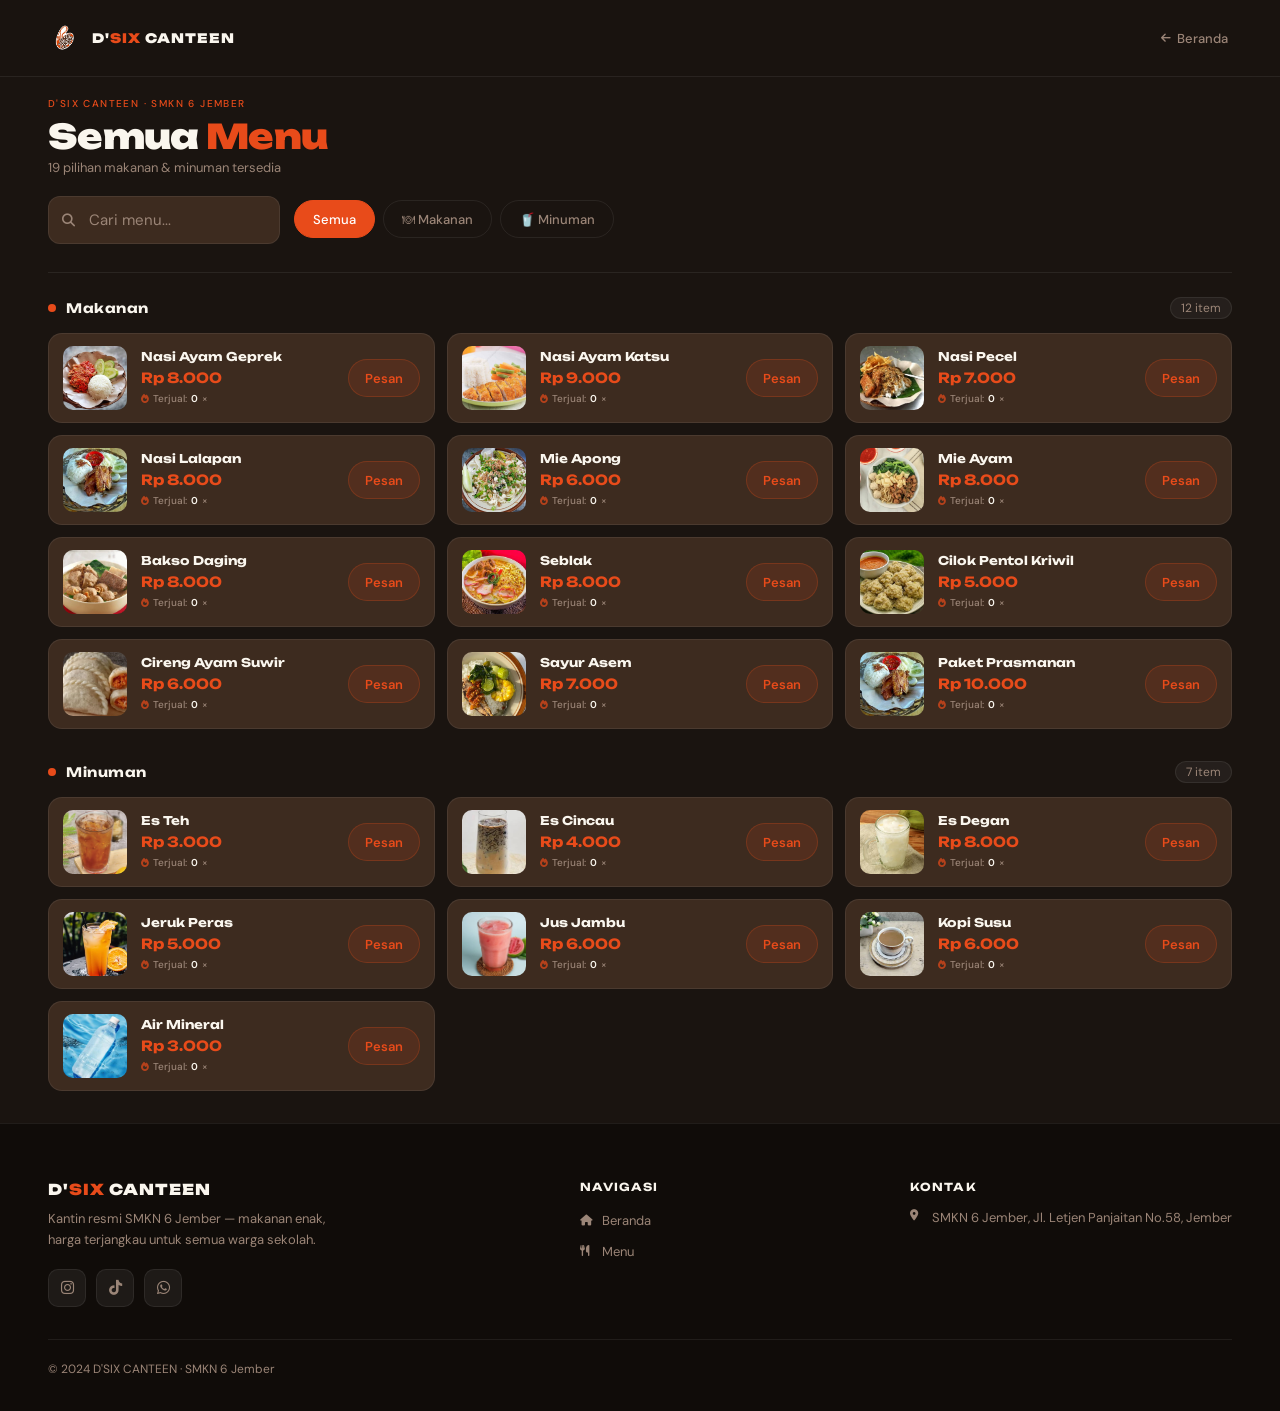
<file: menu.html>
<!DOCTYPE html>
<html lang="id">
<head>
  <meta charset="UTF-8">
  <meta name="viewport" content="width=device-width, initial-scale=1.0">
  <title>Menu — D'SIX CANTEEN</title>
  <link href="https://fonts.googleapis.com/css2?family=Unbounded:wght@400;700;900&family=DM+Sans:wght@300;400;500&display=swap" rel="stylesheet">
  <link href="https://cdnjs.cloudflare.com/ajax/libs/font-awesome/6.5.0/css/all.min.css" rel="stylesheet">
  <style>
    *,*::before,*::after{box-sizing:border-box;margin:0;padding:0}
    :root{
      --fire:#E84B1A;--fire-deep:#B83410;--cream:#FAF6EE;--ink:#1A1410;
      --ink-mid:#3D2B1F;--ink-soft:#2C1E16;--muted:#9B8577;--border:rgba(255,255,255,0.07);
    }
    html{scroll-behavior:smooth}
    body{font-family:'DM Sans',sans-serif;background:var(--ink);color:var(--cream);overflow-x:hidden;width:100%}
    a{text-decoration:none;color:inherit}

    /* NAV */
    nav{position:fixed;top:0;left:0;right:0;z-index:100;padding:14px 20px;display:flex;justify-content:space-between;align-items:center;background:rgba(26,20,16,0.95);backdrop-filter:blur(20px);border-bottom:1px solid var(--border)}
    .nav-left{display:flex;align-items:center;gap:10px}
    .nav-logo{width:34px;height:34px;object-fit:contain}
    .brand{font-family:'Unbounded',sans-serif;font-size:13px;font-weight:900;letter-spacing:0.08em;color:var(--cream)}
    .brand span{color:var(--fire)}
    .nav-back{display:inline-flex;align-items:center;gap:6px;font-size:13px;font-weight:500;color:var(--muted);transition:color .2s;min-height:44px;padding:0 4px}
    .nav-back:hover{color:var(--cream)}

    /* PAGE HEADER */
    .page-header{margin-top:65px;padding:28px 20px 0}
    .page-header-label{font-size:10px;font-weight:500;letter-spacing:0.14em;text-transform:uppercase;color:var(--fire);margin-bottom:8px}
    .page-header-title{font-family:'Unbounded',sans-serif;font-size:clamp(22px,6vw,34px);font-weight:900;line-height:1.1;letter-spacing:-0.02em;margin-bottom:4px}
    .page-header-title span{color:var(--fire)}
    .page-header-sub{font-size:13px;color:var(--muted);margin-bottom:20px}

    /* FILTER BAR */
    .filter-bar{padding:0 20px 16px;display:flex;flex-direction:column;gap:10px}
    .search-wrap{position:relative}
    .search-wrap i{position:absolute;left:14px;top:50%;transform:translateY(-50%);color:var(--muted);font-size:13px;pointer-events:none}
    .search-input{width:100%;background:var(--ink-mid);border:1px solid var(--border);border-radius:12px;padding:13px 14px 13px 40px;font-family:'DM Sans',sans-serif;font-size:15px;color:var(--cream);outline:none;transition:border-color .2s;min-height:48px}
    .search-input::placeholder{color:var(--muted)}
    .search-input:focus{border-color:var(--fire)}
    .filter-chips{display:flex;gap:8px;overflow-x:auto;scrollbar-width:none;padding-bottom:2px}
    .filter-chips::-webkit-scrollbar{display:none}
    .chip{flex-shrink:0;padding:8px 18px;border-radius:100px;border:1px solid var(--border);background:transparent;color:var(--muted);font-family:'DM Sans',sans-serif;font-size:13px;font-weight:500;cursor:pointer;transition:all .2s;min-height:38px;white-space:nowrap}
    .chip.active{background:var(--fire);border-color:var(--fire);color:#fff}
    .chip:hover:not(.active){border-color:rgba(255,255,255,0.25);color:var(--cream)}

    /* SECTION */
    .section-divider{height:1px;background:var(--border);margin:8px 20px 24px}
    .menu-section{padding:0 20px;margin-bottom:32px}
    .section-head{display:flex;align-items:center;gap:10px;margin-bottom:14px;width:100%}
    .section-head-dot{width:8px;height:8px;border-radius:50%;background:var(--fire);flex-shrink:0}
    .section-head-title{font-family:'Unbounded',sans-serif;font-size:13px;font-weight:700;letter-spacing:0.04em;flex:1}
    .section-head-count{font-size:12px;color:var(--muted);background:rgba(255,255,255,0.05);border:1px solid var(--border);padding:2px 10px;border-radius:100px;flex-shrink:0}

    /* MENU LIST */
    .menu-list{display:flex;flex-direction:column;gap:8px}
    .menu-item{display:flex;align-items:center;gap:14px;background:var(--ink-mid);border:1px solid var(--border);border-radius:14px;padding:12px 14px;cursor:pointer;transition:border-color .2s,background .2s;width:100%;position:relative}
    .menu-item:hover{border-color:rgba(232,75,26,0.3);background:rgba(61,43,31,0.95)}
    .menu-item:active{transform:scale(0.985)}
    .item-thumb{width:64px;height:64px;border-radius:10px;background:var(--ink-soft);flex-shrink:0;display:flex;align-items:center;justify-content:center;font-size:28px;overflow:hidden}
    .item-thumb img{width:100%;height:100%;object-fit:cover}
    .item-info{flex:1;min-width:0}
    .item-name{font-family:'Unbounded',sans-serif;font-size:12px;font-weight:700;margin-bottom:5px;white-space:nowrap;overflow:hidden;text-overflow:ellipsis}
    .item-price{font-family:'Unbounded',sans-serif;font-size:14px;font-weight:700;color:var(--fire)}

    /* SALES BADGE */
    .item-sold{display:inline-flex;align-items:center;gap:4px;font-size:10px;color:var(--muted);margin-top:4px;font-weight:500}
    .item-sold i{font-size:9px;color:var(--fire);opacity:0.7}
    .sold-num{color:var(--cream);font-weight:600;transition:color .3s}
    .sold-num.bump{color:var(--fire);animation:bump .35s ease}
    @keyframes bump{0%{transform:scale(1)}40%{transform:scale(1.4)}100%{transform:scale(1)}}

    .item-btn{flex-shrink:0;background:rgba(232,75,26,0.12);border:1px solid rgba(232,75,26,0.25);color:var(--fire);padding:9px 16px;border-radius:100px;font-family:'DM Sans',sans-serif;font-size:13px;font-weight:600;cursor:pointer;white-space:nowrap;transition:all .2s;min-height:38px}
    .item-btn:hover,.item-btn:active{background:var(--fire);color:#fff;border-color:var(--fire)}

    /* EMPTY STATE */
    .empty-state{display:none;text-align:center;padding:56px 20px;color:var(--muted)}
    .empty-icon{font-size:48px;margin-bottom:14px;opacity:0.35}
    .empty-state p{font-size:14px;line-height:1.6}
    .empty-state strong{color:var(--cream)}

    /* MODAL */
    #orderModal{position:fixed;inset:0;background:rgba(0,0,0,0.8);z-index:200;display:none;align-items:flex-end;justify-content:center;backdrop-filter:blur(8px)}
    #orderModal.open{display:flex}
    .modal-box{background:var(--ink-mid);border:1px solid rgba(255,255,255,0.1);border-radius:24px 24px 0 0;padding:20px 20px 40px;width:100%;max-width:520px;position:relative;max-height:93vh;overflow-y:auto}
    .modal-handle{width:36px;height:4px;background:rgba(255,255,255,0.18);border-radius:2px;margin:0 auto 18px}
    .modal-close{position:absolute;top:16px;right:16px;background:rgba(255,255,255,0.07);border:none;color:var(--muted);width:36px;height:36px;border-radius:50%;font-size:15px;cursor:pointer;display:flex;align-items:center;justify-content:center;transition:background 0.2s}
    .modal-close:hover{background:rgba(255,255,255,0.14);color:var(--cream)}
    .modal-title{font-family:'Unbounded',sans-serif;font-size:17px;font-weight:700;color:var(--cream);margin-bottom:3px;padding-right:40px}
    .modal-sub{font-size:12px;color:var(--muted);margin-bottom:20px}
    .modal-input{width:100%;background:rgba(255,255,255,0.05);border:1px solid rgba(255,255,255,0.1);border-radius:10px;padding:14px 16px;font-family:'DM Sans',sans-serif;font-size:16px;color:var(--cream);outline:none;margin-bottom:10px;transition:border-color 0.2s;-webkit-appearance:none}
    .modal-input:focus{border-color:var(--fire)}
    .modal-input option{background:var(--ink-mid)}
    .modal-row{display:grid;grid-template-columns:1fr 1fr;gap:10px;margin-bottom:10px}
    .modal-row .modal-input{margin-bottom:0}
    .qty-row{display:flex;justify-content:space-between;align-items:center;padding:14px 0;border-top:1px solid rgba(255,255,255,0.07);border-bottom:1px solid rgba(255,255,255,0.07);margin:4px 0 14px}
    .qty-label{font-size:14px;font-weight:500}
    .qty-ctrl{display:flex;align-items:center;gap:18px}
    .qty-btn{width:40px;height:40px;border-radius:50%;border:1px solid rgba(255,255,255,0.15);background:transparent;color:var(--cream);font-size:20px;cursor:pointer;display:flex;align-items:center;justify-content:center}
    .qty-btn.plus{background:var(--fire);border-color:var(--fire)}
    .qty-num{font-family:'Unbounded',sans-serif;font-size:20px;font-weight:700;min-width:28px;text-align:center}
    .modal-total{display:flex;justify-content:space-between;align-items:center;background:rgba(255,255,255,0.04);border-radius:12px;padding:14px 16px;margin-bottom:14px}
    .modal-total-label{font-size:13px;color:var(--muted)}
    .modal-total-price{font-family:'Unbounded',sans-serif;font-size:20px;font-weight:700;color:var(--fire)}
    .btn-wa{width:100%;background:#25D366;color:#fff;border:none;padding:17px;border-radius:14px;font-family:'Unbounded',sans-serif;font-size:12px;font-weight:700;letter-spacing:0.03em;cursor:pointer;display:flex;align-items:center;justify-content:center;gap:10px;min-height:54px;transition:background 0.2s}
    .btn-wa:active{background:#1da854}
    .btn-wa svg{flex-shrink:0}

    /* FOOTER */
    footer{background:#100C09;border-top:1px solid var(--border);padding:40px 20px 28px;margin-top:20px;width:100%;display:block}
    .footer-top{display:flex;flex-direction:column;gap:32px;margin-bottom:32px;width:100%}
    .footer-brand-block{display:block}
    .footer-brand{font-family:'Unbounded',sans-serif;font-size:15px;font-weight:900;letter-spacing:0.06em;color:var(--cream);margin-bottom:10px;display:block}
    .footer-brand span{color:var(--fire)}
    .footer-tagline{font-size:13px;color:var(--muted);line-height:1.6;max-width:280px;margin-bottom:18px;display:block}
    .footer-socials{display:flex;gap:10px}
    .social-btn{width:38px;height:38px;border-radius:10px;background:rgba(255,255,255,0.06);border:1px solid var(--border);display:flex;align-items:center;justify-content:center;color:var(--muted);font-size:15px;transition:all .2s}
    .social-btn:hover{background:var(--fire);border-color:var(--fire);color:#fff}
    .footer-links-block{display:block}
    .footer-col-title{font-family:'Unbounded',sans-serif;font-size:11px;font-weight:700;letter-spacing:0.1em;text-transform:uppercase;color:var(--cream);margin-bottom:14px;display:block}
    .footer-links{list-style:none;display:flex;flex-direction:column;gap:10px;width:100%}
    .footer-links>li{display:block}
    .footer-links a{display:inline-flex;align-items:center;gap:8px;font-size:13px;color:var(--muted);transition:color .2s}
    .footer-links a:hover{color:var(--fire)}
    .footer-links i{font-size:11px;width:14px}
    .footer-address{display:flex;align-items:flex-start;gap:8px;font-size:13px;color:var(--muted);line-height:1.5}
    .footer-address i{font-size:11px;width:14px;margin-top:2px;flex-shrink:0}
    .footer-divider{height:1px;background:var(--border);margin-bottom:20px}
    .footer-bottom{display:flex;flex-direction:column;gap:8px;align-items:center;text-align:center}
    .footer-copy{font-size:12px;color:var(--muted);line-height:1.6}
    .footer-copy a{color:var(--fire)}

    /* RESPONSIVE */
    @media(min-width:600px){.menu-list{display:grid;grid-template-columns:1fr 1fr;gap:10px}}
    @media(min-width:960px){
      nav{padding:16px 48px}
      .page-header{padding:32px 48px 0}
      .filter-bar{padding:0 48px 20px;flex-direction:row;align-items:center;gap:14px}
      .search-wrap{max-width:340px}
      .section-divider{margin:8px 48px 24px}
      .menu-section{padding:0 48px}
      .menu-list{grid-template-columns:repeat(3,1fr);gap:12px}
      .footer-top{flex-direction:row;justify-content:space-between;gap:40px}
      .footer-bottom{flex-direction:row;justify-content:space-between;text-align:left}
      footer{padding:56px 48px 32px}
      #orderModal{align-items:center}
      .modal-box{border-radius:24px}
    }
  </style>
</head>
<body>

<!-- NAV -->
<nav>
  <div class="nav-left">
    <img src="logo.png" alt="Logo" class="nav-logo">
    <div class="brand">D'<span>SIX</span> CANTEEN</div>
  </div>
  <a href="index.html" class="nav-back">
    <i class="fas fa-arrow-left" style="font-size:11px"></i> Beranda
  </a>
</nav>

<!-- PAGE HEADER -->
<div class="page-header">
  <div class="page-header-label">D'SIX CANTEEN · SMKN 6 Jember</div>
  <h1 class="page-header-title">Semua <span>Menu</span></h1>
  <p class="page-header-sub">19 pilihan makanan & minuman tersedia</p>
</div>

<!-- SEARCH + FILTER -->
<div class="filter-bar">
  <div class="search-wrap">
    <i class="fas fa-search"></i>
    <input type="search" class="search-input" id="searchInput" placeholder="Cari menu...">
  </div>
  <div class="filter-chips">
    <button class="chip active" data-filter="all">Semua</button>
    <button class="chip" data-filter="food">🍽 Makanan</button>
    <button class="chip" data-filter="drink">🥤 Minuman</button>
  </div>
</div>

<div class="section-divider"></div>

<!-- MAKANAN -->
<div class="menu-section" id="section-food">
  <div class="section-head">
    <div class="section-head-dot"></div>
    <span class="section-head-title">Makanan</span>
    <span class="section-head-count" id="food-count">12 item</span>
  </div>
  <div class="menu-list">

    <div class="menu-item" data-name="Nasi Ayam Geprek" data-category="food" data-price="8000" onclick="openModal('Nasi Ayam Geprek',8000)">
      <div class="item-thumb"><img src="ayamGeprek.jpg" alt="Nasi Ayam Geprek"></div>
      <div class="item-info">
        <div class="item-name">Nasi Ayam Geprek</div>
        <div class="item-price">Rp 8.000</div>
        <div class="item-sold"><i class="fas fa-fire"></i> Terjual: <span class="sold-num" data-key="Nasi Ayam Geprek">0</span>×</div>
      </div>
      <button class="item-btn">Pesan</button>
    </div>

    <div class="menu-item" data-name="Nasi Ayam Katsu" data-category="food" data-price="9000" onclick="openModal('Nasi Ayam Katsu',9000)">
      <div class="item-thumb"><img src="nasiAyamKatsu.jpg" alt="Nasi Ayam Katsu"></div>
      <div class="item-info">
        <div class="item-name">Nasi Ayam Katsu</div>
        <div class="item-price">Rp 9.000</div>
        <div class="item-sold"><i class="fas fa-fire"></i> Terjual: <span class="sold-num" data-key="Nasi Ayam Katsu">0</span>×</div>
      </div>
      <button class="item-btn">Pesan</button>
    </div>

    <div class="menu-item" data-name="Nasi Pecel" data-category="food" data-price="7000" onclick="openModal('Nasi Pecel',7000)">
      <div class="item-thumb"><img src="nasiPecel.jpg" alt="Nasi Pecel"></div>
      <div class="item-info">
        <div class="item-name">Nasi Pecel</div>
        <div class="item-price">Rp 7.000</div>
        <div class="item-sold"><i class="fas fa-fire"></i> Terjual: <span class="sold-num" data-key="Nasi Pecel">0</span>×</div>
      </div>
      <button class="item-btn">Pesan</button>
    </div>

    <div class="menu-item" data-name="Nasi Lalapan" data-category="food" data-price="8000" onclick="openModal('Nasi Lalapan',8000)">
      <div class="item-thumb"><img src="nasiLalapan.jpg" alt="Nasi Lalapan"></div>
      <div class="item-info">
        <div class="item-name">Nasi Lalapan</div>
        <div class="item-price">Rp 8.000</div>
        <div class="item-sold"><i class="fas fa-fire"></i> Terjual: <span class="sold-num" data-key="Nasi Lalapan">0</span>×</div>
      </div>
      <button class="item-btn">Pesan</button>
    </div>

    <div class="menu-item" data-name="Mie Apong" data-category="food" data-price="6000" onclick="openModal('Mie Apong',6000)">
      <div class="item-thumb"><img src="mieApong.jpg" alt="Mie Apong"></div>
      <div class="item-info">
        <div class="item-name">Mie Apong</div>
        <div class="item-price">Rp 6.000</div>
        <div class="item-sold"><i class="fas fa-fire"></i> Terjual: <span class="sold-num" data-key="Mie Apong">0</span>×</div>
      </div>
      <button class="item-btn">Pesan</button>
    </div>

    <div class="menu-item" data-name="Mie Ayam" data-category="food" data-price="8000" onclick="openModal('Mie Ayam',8000)">
      <div class="item-thumb"><img src="mie-ayam.jpg" alt="Mie Ayam"></div>
      <div class="item-info">
        <div class="item-name">Mie Ayam</div>
        <div class="item-price">Rp 8.000</div>
        <div class="item-sold"><i class="fas fa-fire"></i> Terjual: <span class="sold-num" data-key="Mie Ayam">0</span>×</div>
      </div>
      <button class="item-btn">Pesan</button>
    </div>

    <div class="menu-item" data-name="Bakso Daging" data-category="food" data-price="8000" onclick="openModal('Bakso Daging',8000)">
      <div class="item-thumb"><img src="bakso-daging.jpg" alt="Bakso Daging"></div>
      <div class="item-info">
        <div class="item-name">Bakso Daging</div>
        <div class="item-price">Rp 8.000</div>
        <div class="item-sold"><i class="fas fa-fire"></i> Terjual: <span class="sold-num" data-key="Bakso Daging">0</span>×</div>
      </div>
      <button class="item-btn">Pesan</button>
    </div>

    <div class="menu-item" data-name="Seblak" data-category="food" data-price="8000" onclick="openModal('Seblak',8000)">
      <div class="item-thumb"><img src="ssblak.jpg" alt="Seblak"></div>
      <div class="item-info">
        <div class="item-name">Seblak</div>
        <div class="item-price">Rp 8.000</div>
        <div class="item-sold"><i class="fas fa-fire"></i> Terjual: <span class="sold-num" data-key="Seblak">0</span>×</div>
      </div>
      <button class="item-btn">Pesan</button>
    </div>

    <div class="menu-item" data-name="Cilok Pentol Kriwil" data-category="food" data-price="5000" onclick="openModal('Cilok Pentol Kriwil',5000)">
      <div class="item-thumb"><img src="cilokPentolKriwil.jpg" alt="Cilok Pentol Kriwil"></div>
      <div class="item-info">
        <div class="item-name">Cilok Pentol Kriwil</div>
        <div class="item-price">Rp 5.000</div>
        <div class="item-sold"><i class="fas fa-fire"></i> Terjual: <span class="sold-num" data-key="Cilok Pentol Kriwil">0</span>×</div>
      </div>
      <button class="item-btn">Pesan</button>
    </div>

    <div class="menu-item" data-name="Cireng Ayam Suwir" data-category="food" data-price="6000" onclick="openModal('Cireng Ayam Suwir',6000)">
      <div class="item-thumb"><img src="cirengAyamSuwir.jpg" alt="Cireng Ayam Suwir"></div>
      <div class="item-info">
        <div class="item-name">Cireng Ayam Suwir</div>
        <div class="item-price">Rp 6.000</div>
        <div class="item-sold"><i class="fas fa-fire"></i> Terjual: <span class="sold-num" data-key="Cireng Ayam Suwir">0</span>×</div>
      </div>
      <button class="item-btn">Pesan</button>
    </div>

    <div class="menu-item" data-name="Sayur Asem" data-category="food" data-price="7000" onclick="openModal('Sayur Asem',7000)">
      <div class="item-thumb"><img src="sayurAsem.jpg" alt="Sayur Asem"></div>
      <div class="item-info">
        <div class="item-name">Sayur Asem</div>
        <div class="item-price">Rp 7.000</div>
        <div class="item-sold"><i class="fas fa-fire"></i> Terjual: <span class="sold-num" data-key="Sayur Asem">0</span>×</div>
      </div>
      <button class="item-btn">Pesan</button>
    </div>

    <div class="menu-item" data-name="Paket Prasmanan" data-category="food" data-price="10000" onclick="openModal('Paket Prasmanan',10000)">
      <div class="item-thumb"><img src="nasiLalapan.jpg" alt="Paket Prasmanan"></div>
      <div class="item-info">
        <div class="item-name">Paket Prasmanan</div>
        <div class="item-price">Rp 10.000</div>
        <div class="item-sold"><i class="fas fa-fire"></i> Terjual: <span class="sold-num" data-key="Paket Prasmanan">0</span>×</div>
      </div>
      <button class="item-btn">Pesan</button>
    </div>

  </div>
</div>

<!-- MINUMAN -->
<div class="menu-section" id="section-drink">
  <div class="section-head">
    <div class="section-head-dot"></div>
    <span class="section-head-title">Minuman</span>
    <span class="section-head-count" id="drink-count">7 item</span>
  </div>
  <div class="menu-list">

    <div class="menu-item" data-name="Es Teh" data-category="drink" data-price="3000" onclick="openModal('Es Teh',3000)">
      <div class="item-thumb"><img src="es-teh.jpg" alt="Es Teh"></div>
      <div class="item-info">
        <div class="item-name">Es Teh</div>
        <div class="item-price">Rp 3.000</div>
        <div class="item-sold"><i class="fas fa-fire"></i> Terjual: <span class="sold-num" data-key="Es Teh">0</span>×</div>
      </div>
      <button class="item-btn">Pesan</button>
    </div>

    <div class="menu-item" data-name="Es Cincau" data-category="drink" data-price="4000" onclick="openModal('Es Cincau',4000)">
      <div class="item-thumb"><img src="esCincau.jpg" alt="Es Cincau"></div>
      <div class="item-info">
        <div class="item-name">Es Cincau</div>
        <div class="item-price">Rp 4.000</div>
        <div class="item-sold"><i class="fas fa-fire"></i> Terjual: <span class="sold-num" data-key="Es Cincau">0</span>×</div>
      </div>
      <button class="item-btn">Pesan</button>
    </div>

    <div class="menu-item" data-name="Es Degan" data-category="drink" data-price="8000" onclick="openModal('Es Degan',8000)">
      <div class="item-thumb"><img src="esDegan.jpg" alt="Es Degan"></div>
      <div class="item-info">
        <div class="item-name">Es Degan</div>
        <div class="item-price">Rp 8.000</div>
        <div class="item-sold"><i class="fas fa-fire"></i> Terjual: <span class="sold-num" data-key="Es Degan">0</span>×</div>
      </div>
      <button class="item-btn">Pesan</button>
    </div>

    <div class="menu-item" data-name="Jeruk Peras" data-category="drink" data-price="5000" onclick="openModal('Jeruk Peras',5000)">
      <div class="item-thumb"><img src="jerukPeras.jpg" alt="Jeruk Peras"></div>
      <div class="item-info">
        <div class="item-name">Jeruk Peras</div>
        <div class="item-price">Rp 5.000</div>
        <div class="item-sold"><i class="fas fa-fire"></i> Terjual: <span class="sold-num" data-key="Jeruk Peras">0</span>×</div>
      </div>
      <button class="item-btn">Pesan</button>
    </div>

    <div class="menu-item" data-name="Jus Jambu" data-category="drink" data-price="6000" onclick="openModal('Jus Jambu',6000)">
      <div class="item-thumb"><img src="jusJambu.jpg" alt="Jus Jambu"></div>
      <div class="item-info">
        <div class="item-name">Jus Jambu</div>
        <div class="item-price">Rp 6.000</div>
        <div class="item-sold"><i class="fas fa-fire"></i> Terjual: <span class="sold-num" data-key="Jus Jambu">0</span>×</div>
      </div>
      <button class="item-btn">Pesan</button>
    </div>

    <div class="menu-item" data-name="Kopi Susu" data-category="drink" data-price="6000" onclick="openModal('Kopi Susu',6000)">
      <div class="item-thumb"><img src="kopiSusu.jpg" alt="Kopi Susu"></div>
      <div class="item-info">
        <div class="item-name">Kopi Susu</div>
        <div class="item-price">Rp 6.000</div>
        <div class="item-sold"><i class="fas fa-fire"></i> Terjual: <span class="sold-num" data-key="Kopi Susu">0</span>×</div>
      </div>
      <button class="item-btn">Pesan</button>
    </div>

    <div class="menu-item" data-name="Air Mineral" data-category="drink" data-price="3000" onclick="openModal('Air Mineral',3000)">
      <div class="item-thumb"><img src="airMineral.jpg" alt="Air Mineral"></div>
      <div class="item-info">
        <div class="item-name">Air Mineral</div>
        <div class="item-price">Rp 3.000</div>
        <div class="item-sold"><i class="fas fa-fire"></i> Terjual: <span class="sold-num" data-key="Air Mineral">0</span>×</div>
      </div>
      <button class="item-btn">Pesan</button>
    </div>

  </div>
</div>

<!-- EMPTY STATE -->
<div class="empty-state" id="emptyState">
  <div class="empty-icon">🔍</div>
  <p>Tidak ada menu yang cocok dengan<br><strong id="emptyQuery"></strong></p>
</div>

<!-- ORDER MODAL -->
<div id="orderModal">
  <div class="modal-box">
    <div class="modal-handle"></div>
    <button class="modal-close" onclick="closeModal()">✕</button>
    <div id="modalTitle" class="modal-title">Nama Menu</div>
    <p class="modal-sub">Lengkapi data untuk memesan via WhatsApp</p>
    <input type="text" id="custName" class="modal-input" placeholder="Nama Lengkap" autocomplete="name">
    <div class="modal-row">
      <input type="text" id="custClass" class="modal-input" placeholder="Kelas & Jurusan">
      <input type="text" id="custRoom" class="modal-input" placeholder="Ruang Teori">
    </div>
    <select id="custMethod" class="modal-input">
      <option value="Ambil Sendiri">Ambil Sendiri</option>
      <option value="Diantar ke Kelas">Diantar ke Kelas</option>
    </select>
    <div class="qty-row">
      <span class="qty-label">Jumlah (Maks 10)</span>
      <div class="qty-ctrl">
        <button class="qty-btn" onclick="changeQty(-1)">−</button>
        <span class="qty-num" id="qtyVal">1</span>
        <button class="qty-btn plus" onclick="changeQty(1)">+</button>
      </div>
    </div>
    <div class="modal-total">
      <span class="modal-total-label">Total Harga</span>
      <span class="modal-total-price" id="totalPrice">Rp 0</span>
    </div>
    <button class="btn-wa" onclick="sendWA()">
      <svg width="18" height="18" viewBox="0 0 24 24" fill="white"><path d="M17.472 14.382c-.297-.149-1.758-.867-2.03-.967-.273-.099-.471-.148-.67.15-.197.297-.767.966-.94 1.164-.173.199-.347.223-.644.075-.297-.15-1.255-.463-2.39-1.475-.883-.788-1.48-1.761-1.653-2.059-.173-.297-.018-.458.13-.606.134-.133.298-.347.446-.52.149-.174.198-.298.298-.497.099-.198.05-.371-.025-.52-.075-.149-.669-1.612-.916-2.207-.242-.579-.487-.5-.669-.51-.173-.008-.371-.01-.57-.01-.198 0-.52.074-.792.372-.272.297-1.04 1.016-1.04 2.479 0 1.462 1.065 2.875 1.213 3.074.149.198 2.096 3.2 5.077 4.487.709.306 1.262.489 1.694.625.712.227 1.36.195 1.871.118.571-.085 1.758-.719 2.006-1.413.248-.694.248-1.289.173-1.413-.074-.124-.272-.198-.57-.347m-5.421 7.403h-.004a9.87 9.87 0 01-5.031-1.378l-.361-.214-3.741.982.998-3.648-.235-.374a9.86 9.86 0 01-1.51-5.26c.001-5.45 4.436-9.884 9.888-9.884 2.64 0 5.122 1.03 6.988 2.898a9.825 9.825 0 012.893 6.994c-.003 5.45-4.437 9.884-9.885 9.884m8.413-18.297A11.815 11.815 0 0012.05 0C5.495 0 .16 5.335.157 11.892c0 2.096.547 4.142 1.588 5.945L.057 24l6.305-1.654a11.882 11.882 0 005.683 1.448h.005c6.554 0 11.89-5.335 11.893-11.893a11.821 11.821 0 00-3.48-8.413z"/></svg>
      Kirim ke WhatsApp
    </button>
  </div>
</div>

<footer>
  <div class="footer-top">
    <div class="footer-brand-block">
      <span class="footer-brand">D'<span>SIX</span> CANTEEN</span>
      <span class="footer-tagline">Kantin resmi SMKN 6 Jember — makanan enak, harga terjangkau untuk semua warga sekolah.</span>
      <div class="footer-socials">
        <a href="#" class="social-btn"><i class="fab fa-instagram"></i></a>
        <a href="#" class="social-btn"><i class="fab fa-tiktok"></i></a>
        <a href="#" class="social-btn"><i class="fab fa-whatsapp"></i></a>
      </div>
    </div>
    <div class="footer-links-block">
      <span class="footer-col-title">Navigasi</span>
      <ul class="footer-links">
        <li><a href="index.html"><i class="fas fa-home"></i>Beranda</a></li>
        <li><a href="menu.html"><i class="fas fa-utensils"></i>Menu</a></li>
      </ul>
    </div>
    <div class="footer-links-block">
      <span class="footer-col-title">Kontak</span>
      <ul class="footer-links">
        <li>
          <div class="footer-address">
            <i class="fas fa-map-marker-alt"></i>
            <span>SMKN 6 Jember, Jl. Letjen Panjaitan No.58, Jember</span>
          </div>
        </li>
      </ul>
    </div>
  </div>
  <div class="footer-divider"></div>
  <div class="footer-bottom">
    <p class="footer-copy">© 2024 D'SIX CANTEEN · SMKN 6 Jember</p>
  </div>
</footer>

<script>
// SALES COUNTER — localStorage persistent
const STORAGE_KEY = 'dsix_sales_v1';

function getSales() {
  try { return JSON.parse(localStorage.getItem(STORAGE_KEY)) || {}; }
  catch { return {}; }
}

function saveSales(data) {
  localStorage.setItem(STORAGE_KEY, JSON.stringify(data));
}

function renderAllSales() {
  const sales = getSales();
  document.querySelectorAll('.sold-num').forEach(el => {
    const key = el.dataset.key;
    el.textContent = sales[key] || 0;
  });
}

function incrementSales(productName, qty) {
  const sales = getSales();
  sales[productName] = (sales[productName] || 0) + qty;
  saveSales(sales);
  document.querySelectorAll(`.sold-num[data-key="${productName}"]`).forEach(el => {
    el.textContent = sales[productName];
    el.classList.remove('bump');
    void el.offsetWidth;
    el.classList.add('bump');
    setTimeout(() => el.classList.remove('bump'), 400);
  });
}

renderAllSales();

// MODAL
let currentMenu = '', currentPrice = 0, qty = 1;

function openModal(name, price) {
  currentMenu = name; currentPrice = price; qty = 1;
  document.getElementById('modalTitle').innerText = name;
  document.getElementById('custName').value = '';
  document.getElementById('custClass').value = '';
  document.getElementById('custRoom').value = '';
  document.getElementById('custMethod').value = 'Ambil Sendiri';
  document.getElementById('orderModal').classList.add('open');
  document.body.style.overflow = 'hidden';
  updateUI();
}

function closeModal() {
  document.getElementById('orderModal').classList.remove('open');
  document.body.style.overflow = '';
}

document.getElementById('orderModal').addEventListener('click', function(e) {
  if (e.target === this) closeModal();
});

function changeQty(n) { qty = Math.min(10, Math.max(1, qty + n)); updateUI(); }

function updateUI() {
  document.getElementById('qtyVal').innerText = qty;
  document.getElementById('totalPrice').innerText = 'Rp ' + (currentPrice * qty).toLocaleString('id-ID');
}

function sendWA() {
  const name   = document.getElementById('custName').value.trim();
  const kelas  = document.getElementById('custClass').value.trim();
  const ruang  = document.getElementById('custRoom').value.trim();
  const method = document.getElementById('custMethod').value;
  if (!name || !kelas || !ruang) { alert('Isi dulu datanya yang lengkap!'); return; }

  incrementSales(currentMenu, qty);

  const total = currentPrice * qty;
  const phone = '62895388887008';
  const msg = `Halo D'SIX CANTEEN!%0A%0ASaya mau pesan:%0A%E2%80%94%E2%80%94%E2%80%94%E2%80%94%E2%80%94%0A*Menu:* ${currentMenu}%0A*Nama:* ${name}%0A*Kelas:* ${kelas}%0A*Lokasi:* ${ruang}%0A*Metode:* ${method}%0A*Jumlah:* ${qty}%0A%E2%80%94%E2%80%94%E2%80%94%E2%80%94%E2%80%94%0A*Total:* Rp ${total.toLocaleString('id-ID')}%0A%0AMohon segera diproses, terima kasih!`;

  window.open(`https://wa.me/${phone}?text=${msg}`, '_blank');
  closeModal();
}

// SEARCH & FILTER
const searchInput = document.getElementById('searchInput');
const chips = document.querySelectorAll('.chip');
let activeFilter = 'all';

function applyFilter() {
  const q = searchInput.value.toLowerCase().trim();
  const items = document.querySelectorAll('.menu-item');
  let foodCount = 0, drinkCount = 0, visible = 0;

  items.forEach(item => {
    const cat  = item.dataset.category;
    const name = item.dataset.name.toLowerCase();
    const matchCat  = activeFilter === 'all' || activeFilter === cat;
    const matchName = !q || name.includes(q);
    const show = matchCat && matchName;
    item.style.display = show ? '' : 'none';
    if (show) { visible++; cat === 'food' ? foodCount++ : drinkCount++; }
  });

  document.getElementById('food-count').textContent  = foodCount  + ' item';
  document.getElementById('drink-count').textContent = drinkCount + ' item';
  document.getElementById('section-food').style.display  = (activeFilter === 'drink' && foodCount === 0)  ? 'none' : '';
  document.getElementById('section-drink').style.display = (activeFilter === 'food'  && drinkCount === 0) ? 'none' : '';

  const empty = document.getElementById('emptyState');
  if (visible === 0) {
    empty.style.display = 'block';
    document.getElementById('emptyQuery').textContent = q ? `"${q}"` : 'filter ini';
  } else {
    empty.style.display = 'none';
  }
}

searchInput.addEventListener('input', applyFilter);
chips.forEach(chip => {
  chip.addEventListener('click', () => {
    chips.forEach(c => c.classList.remove('active'));
    chip.classList.add('active');
    activeFilter = chip.dataset.filter;
    applyFilter();
  });
});
</script>
</body>
</html>
</file>
